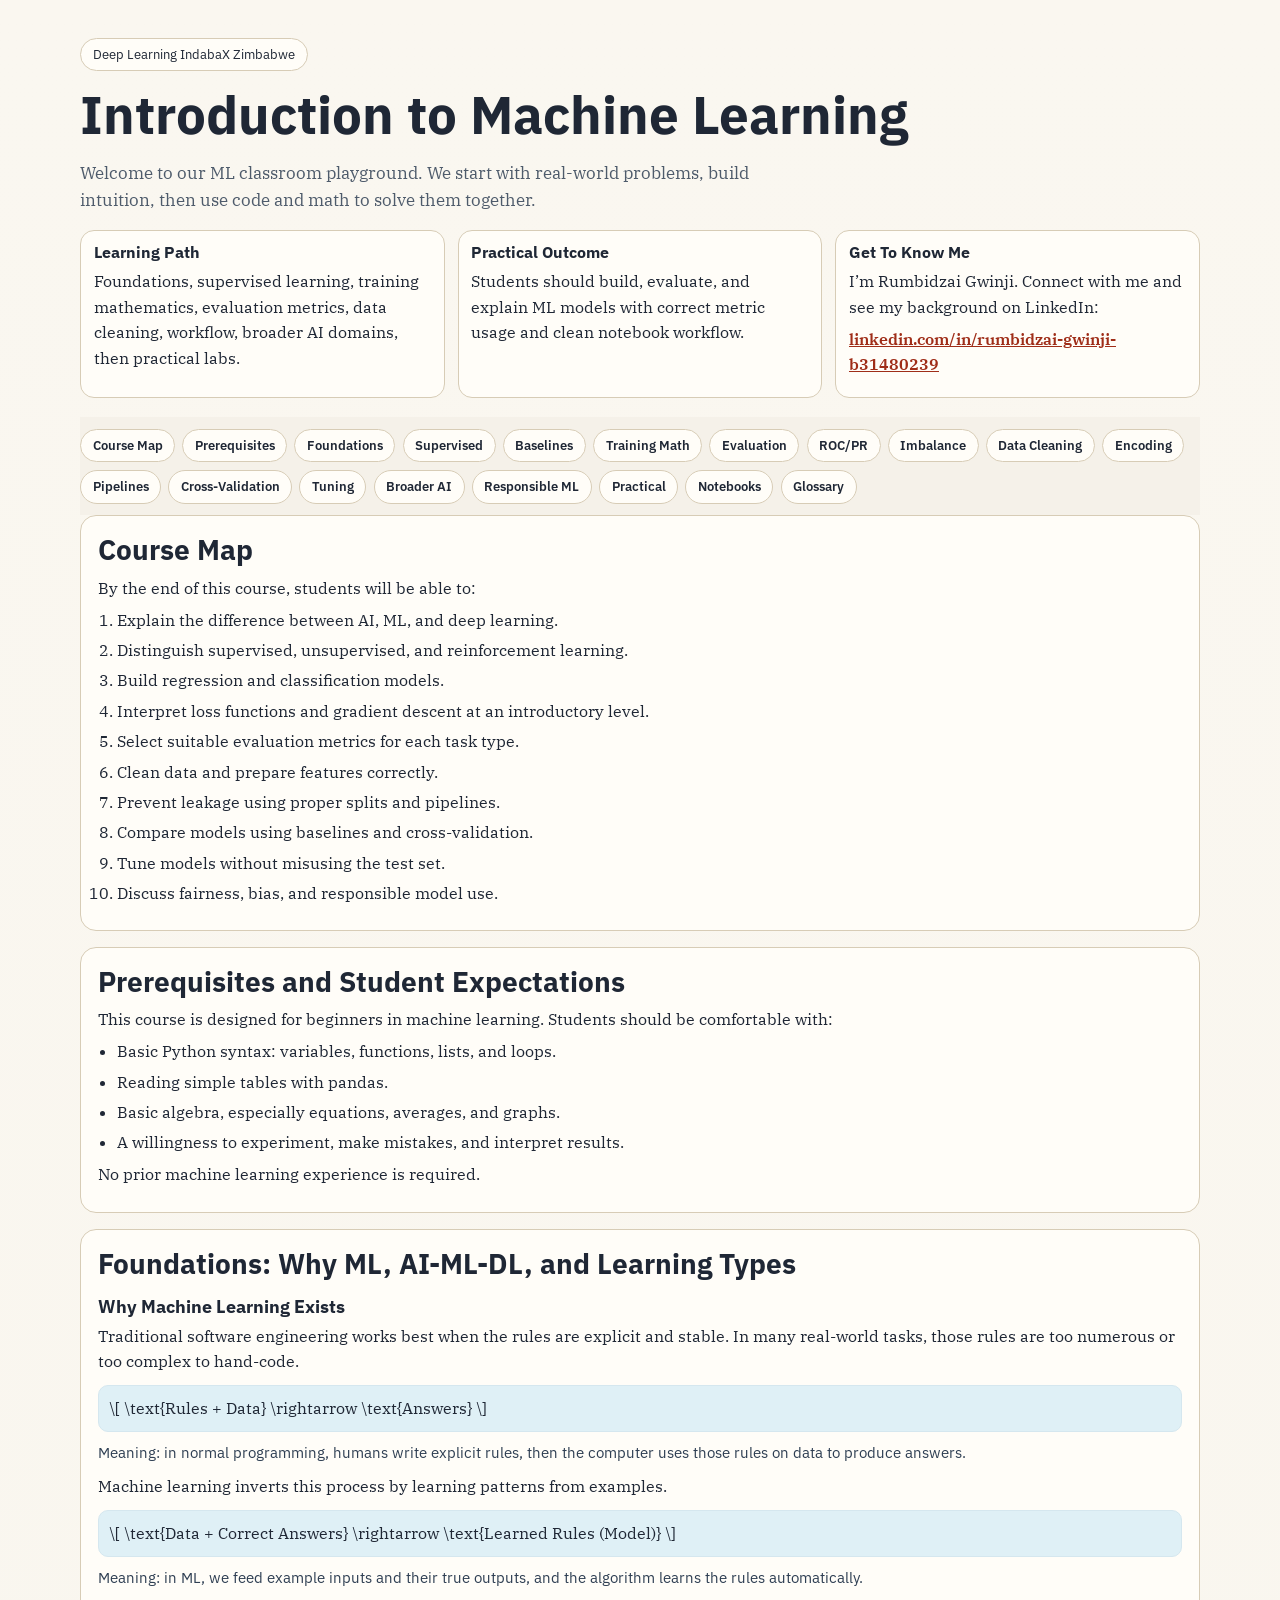
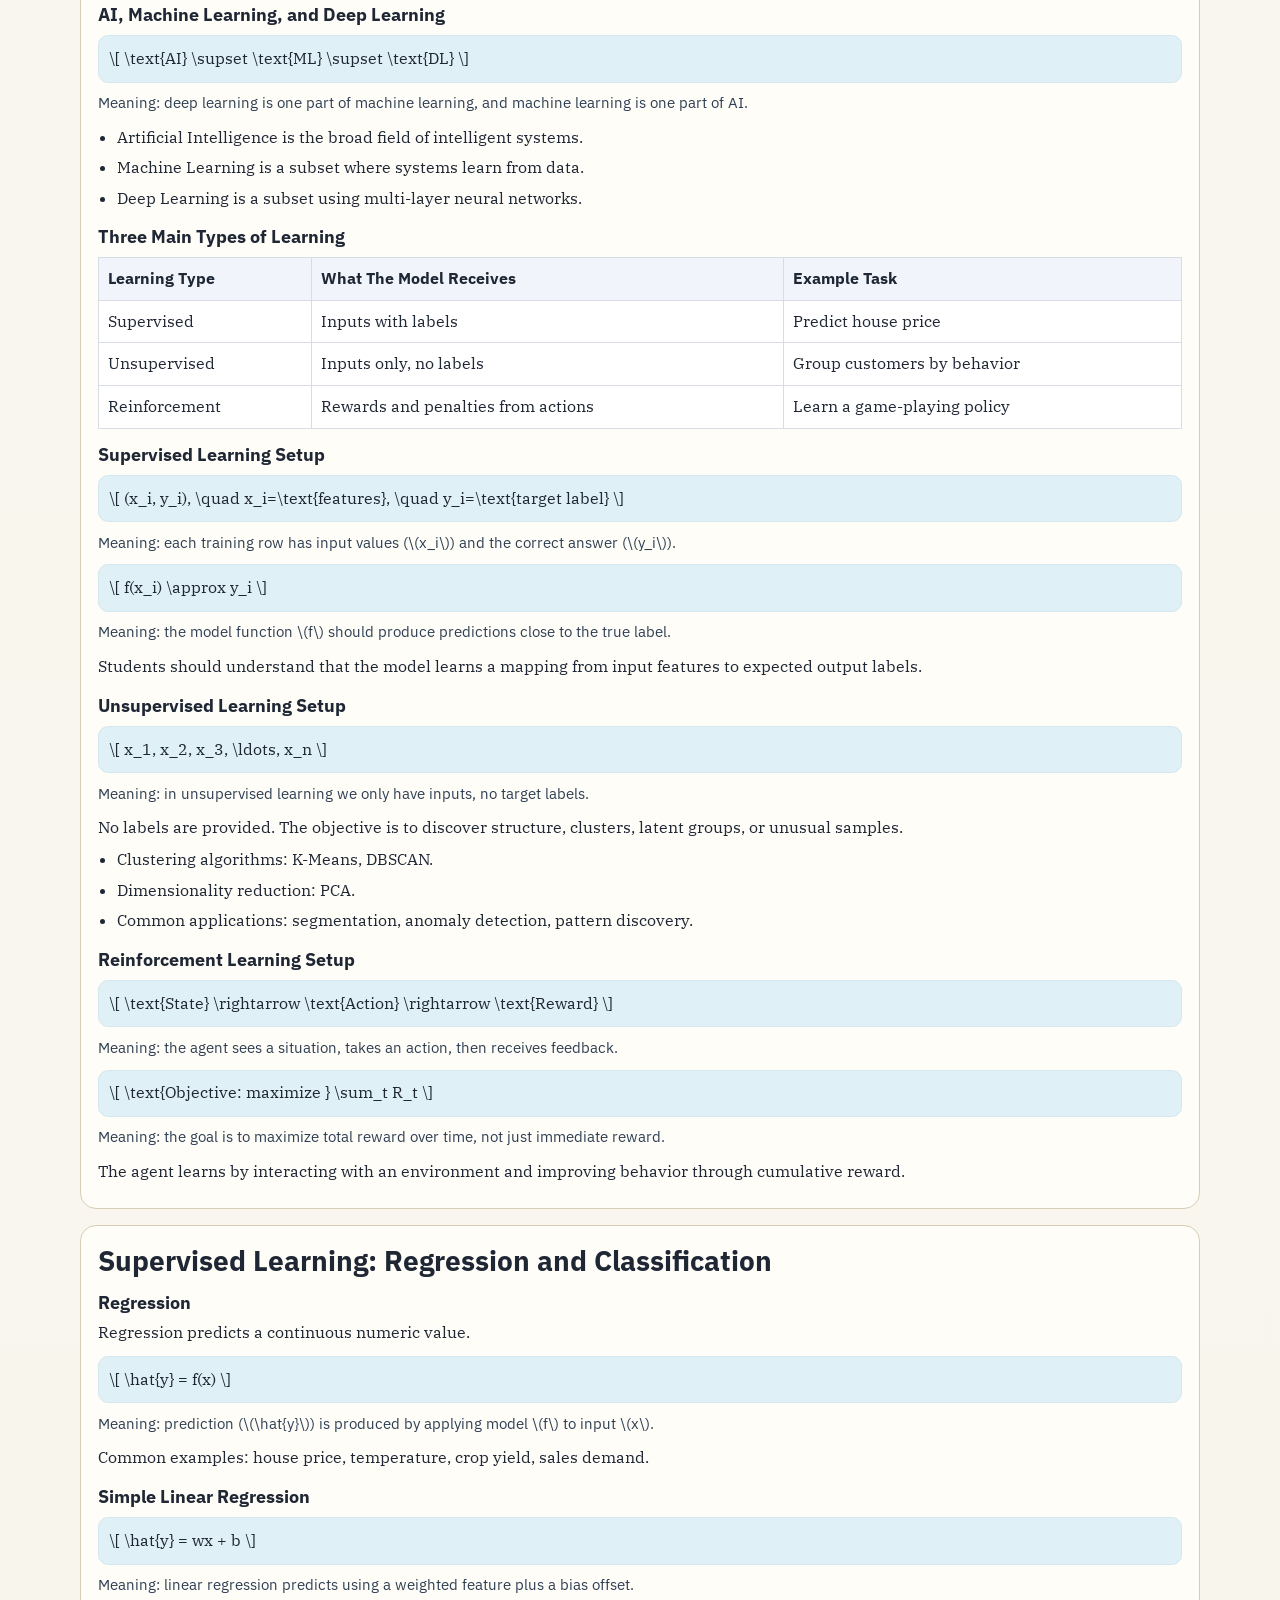
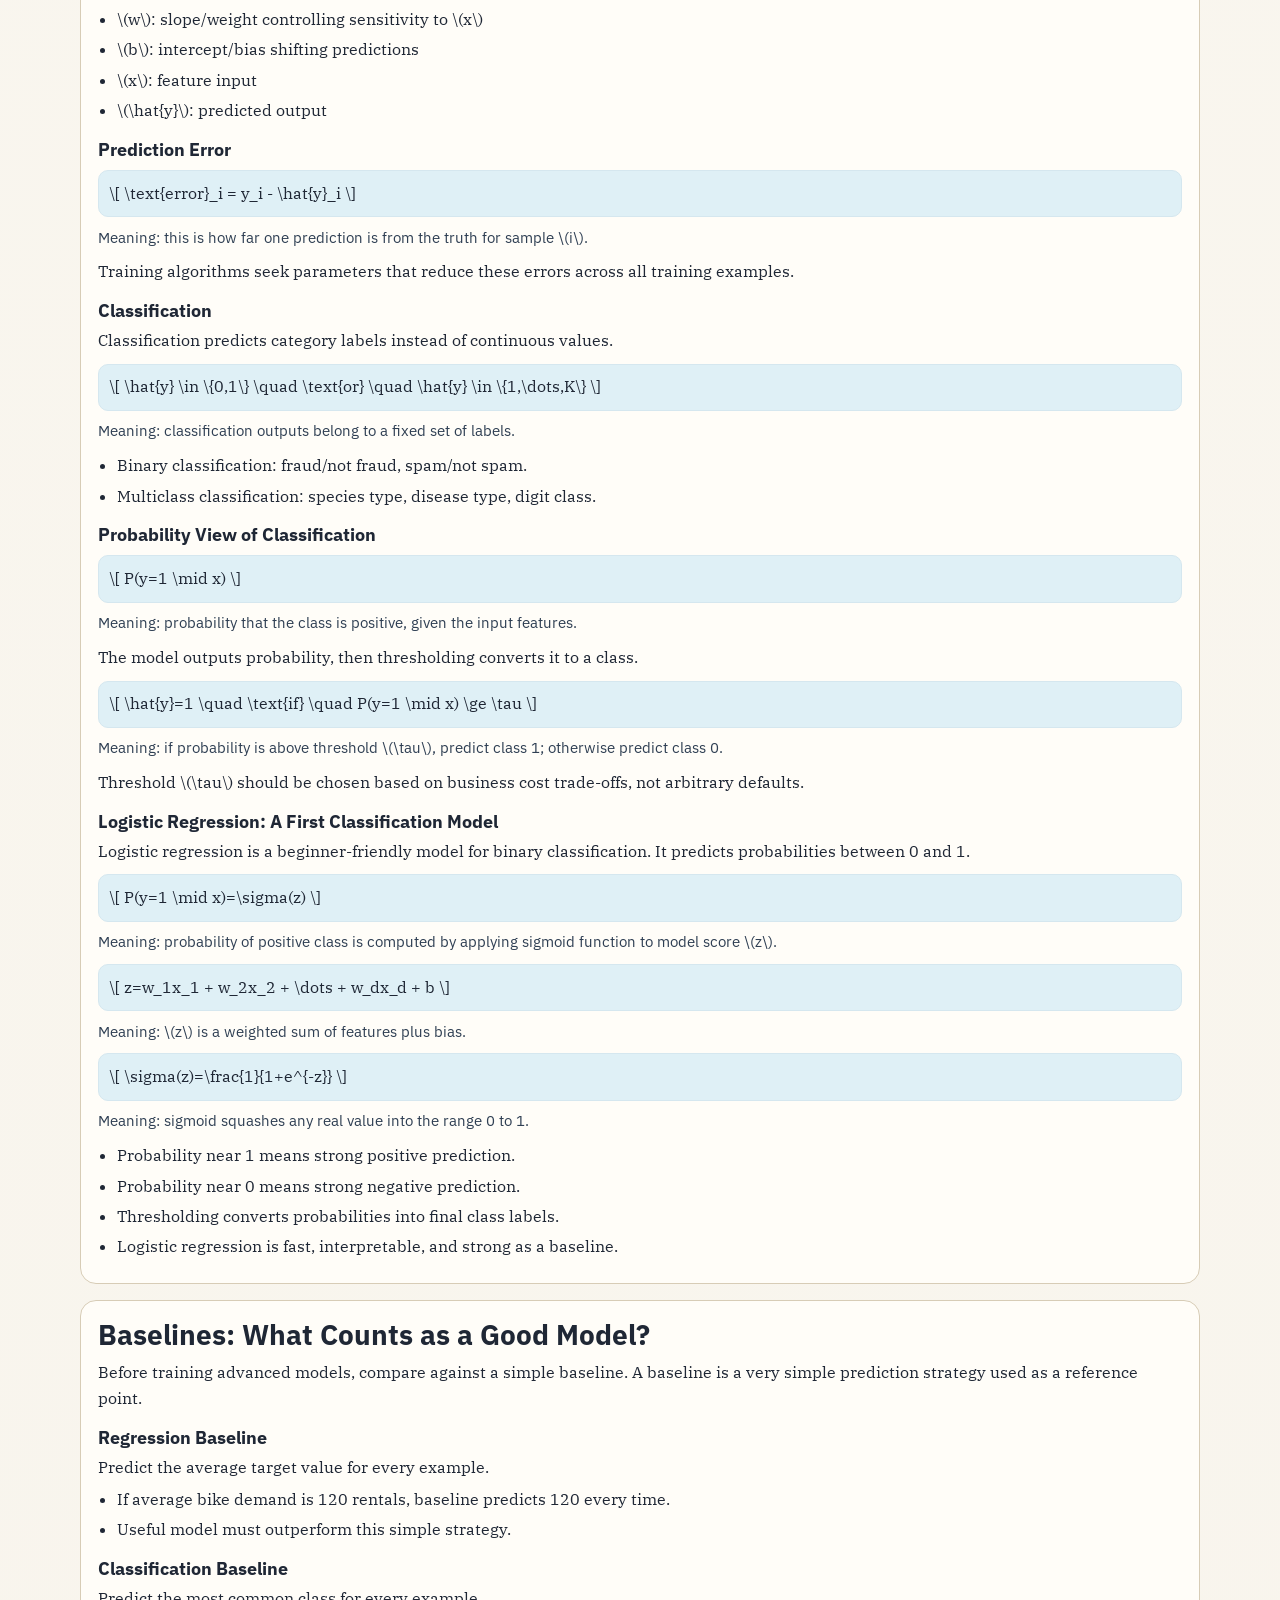
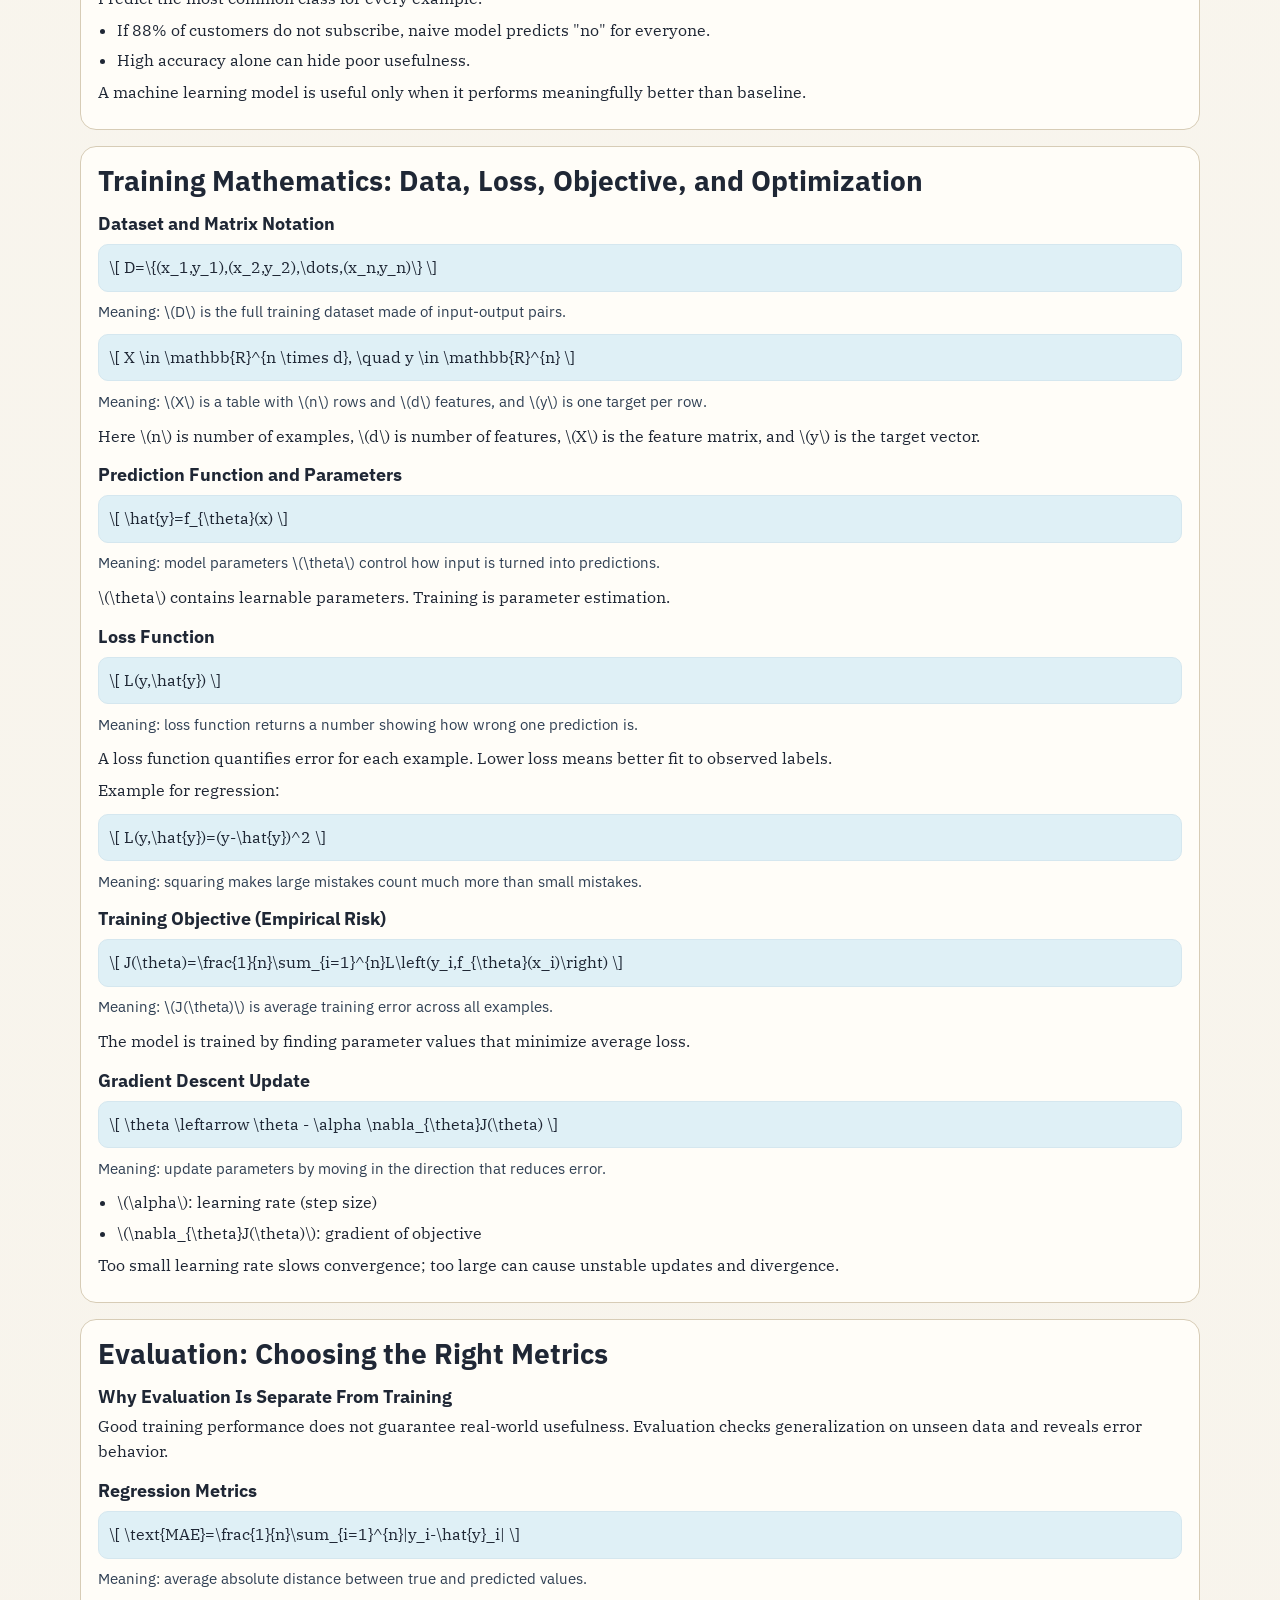
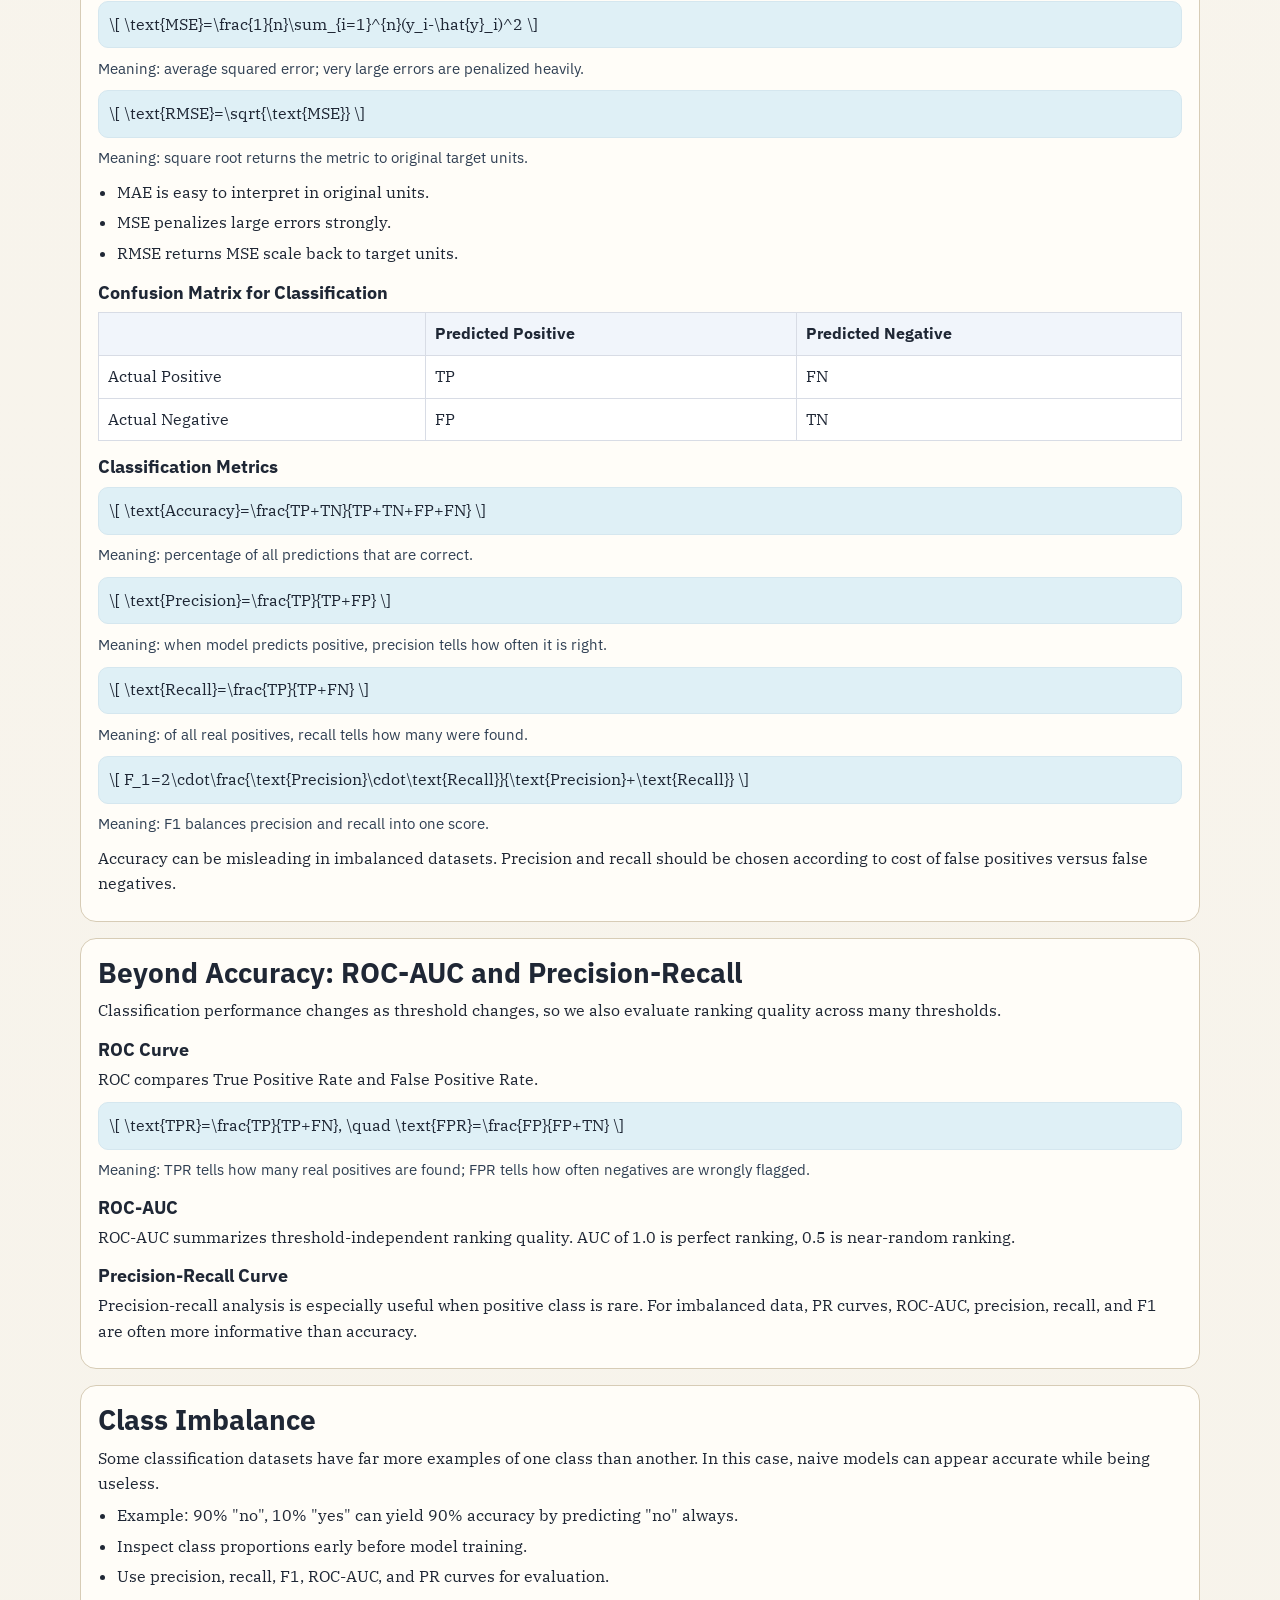
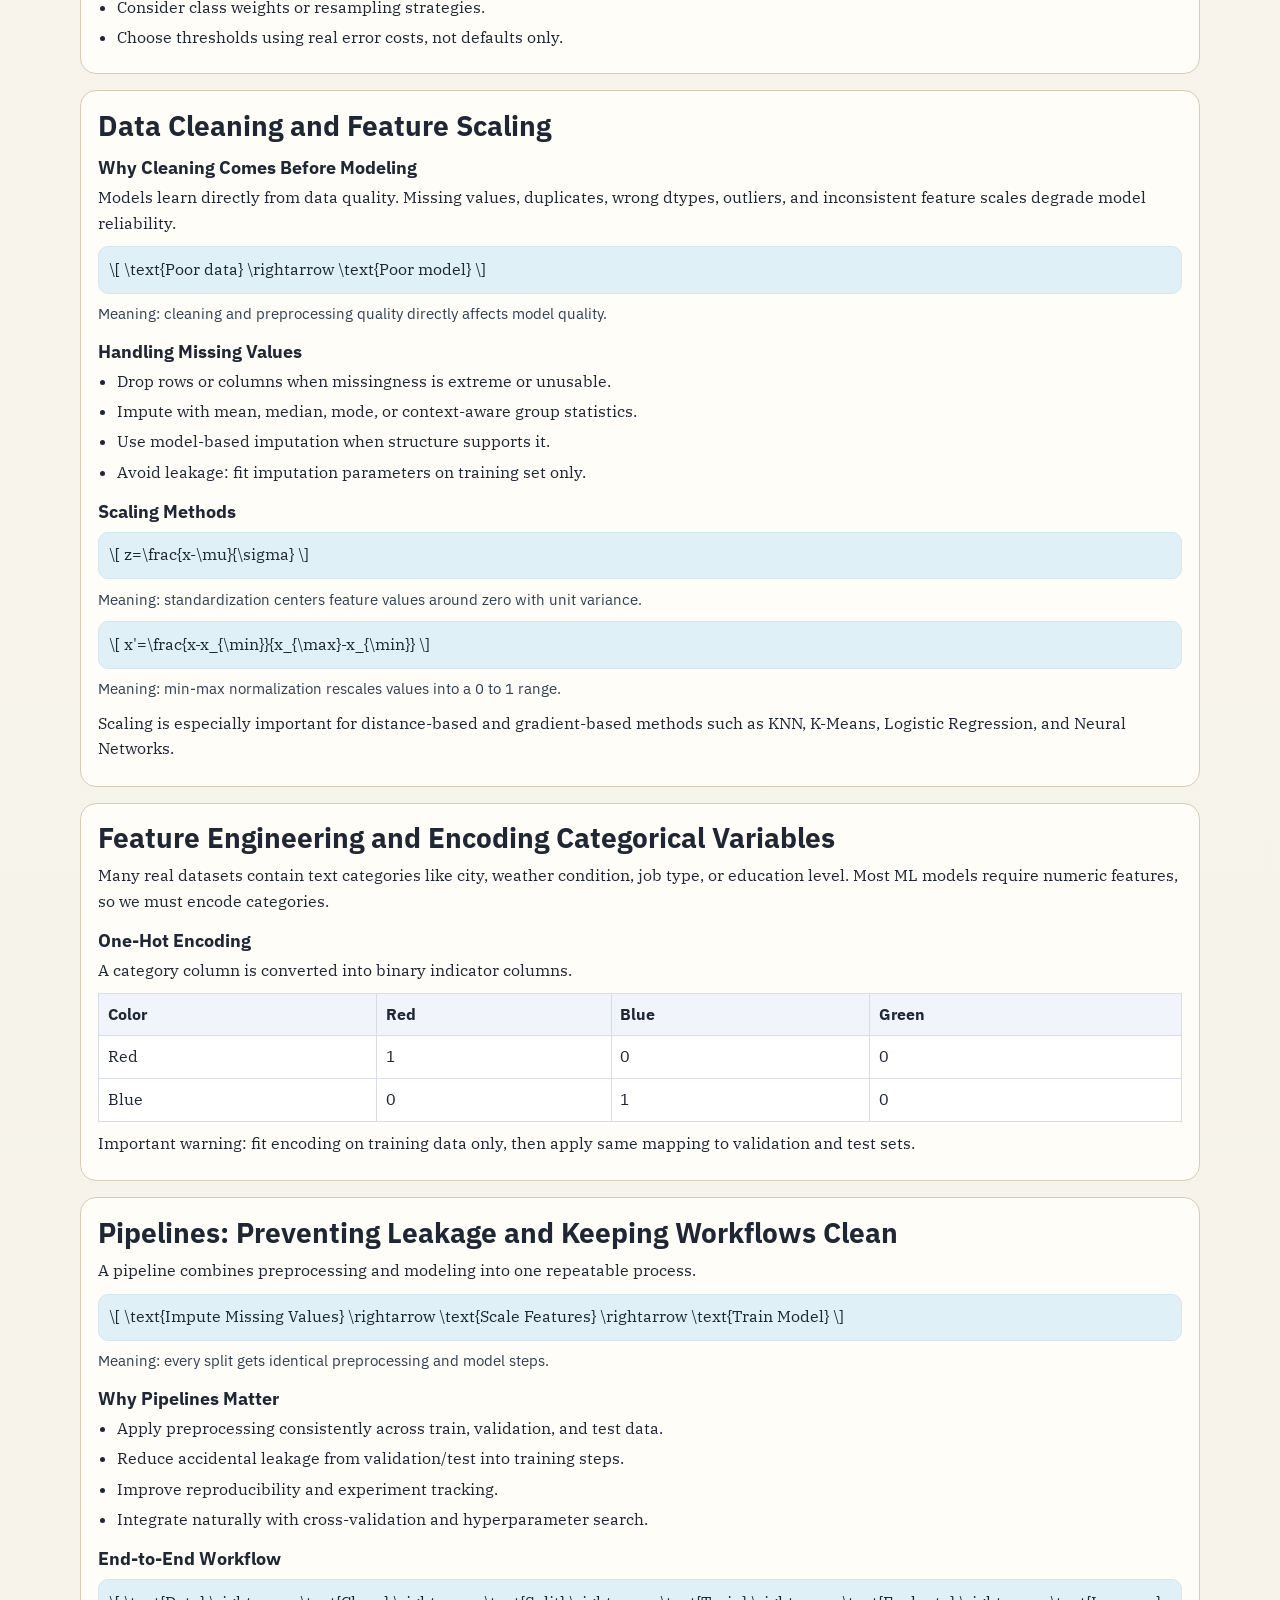
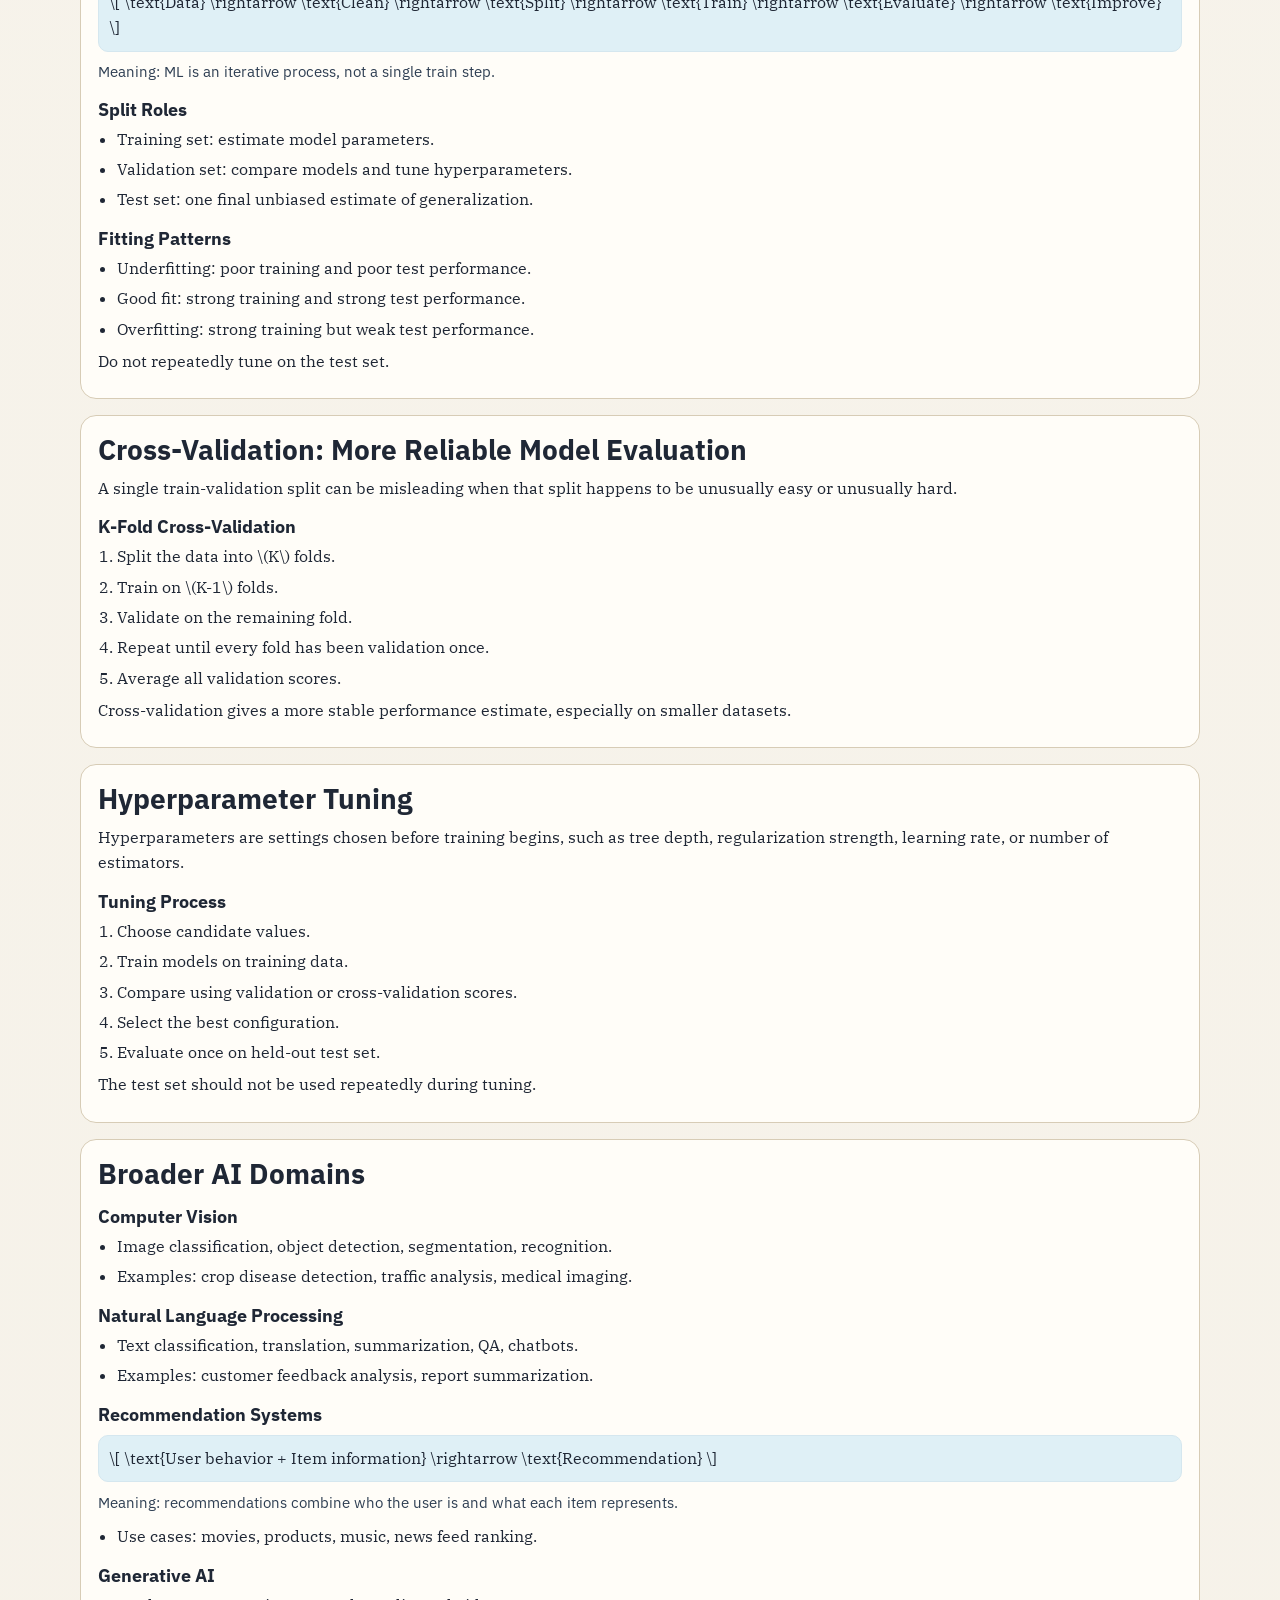
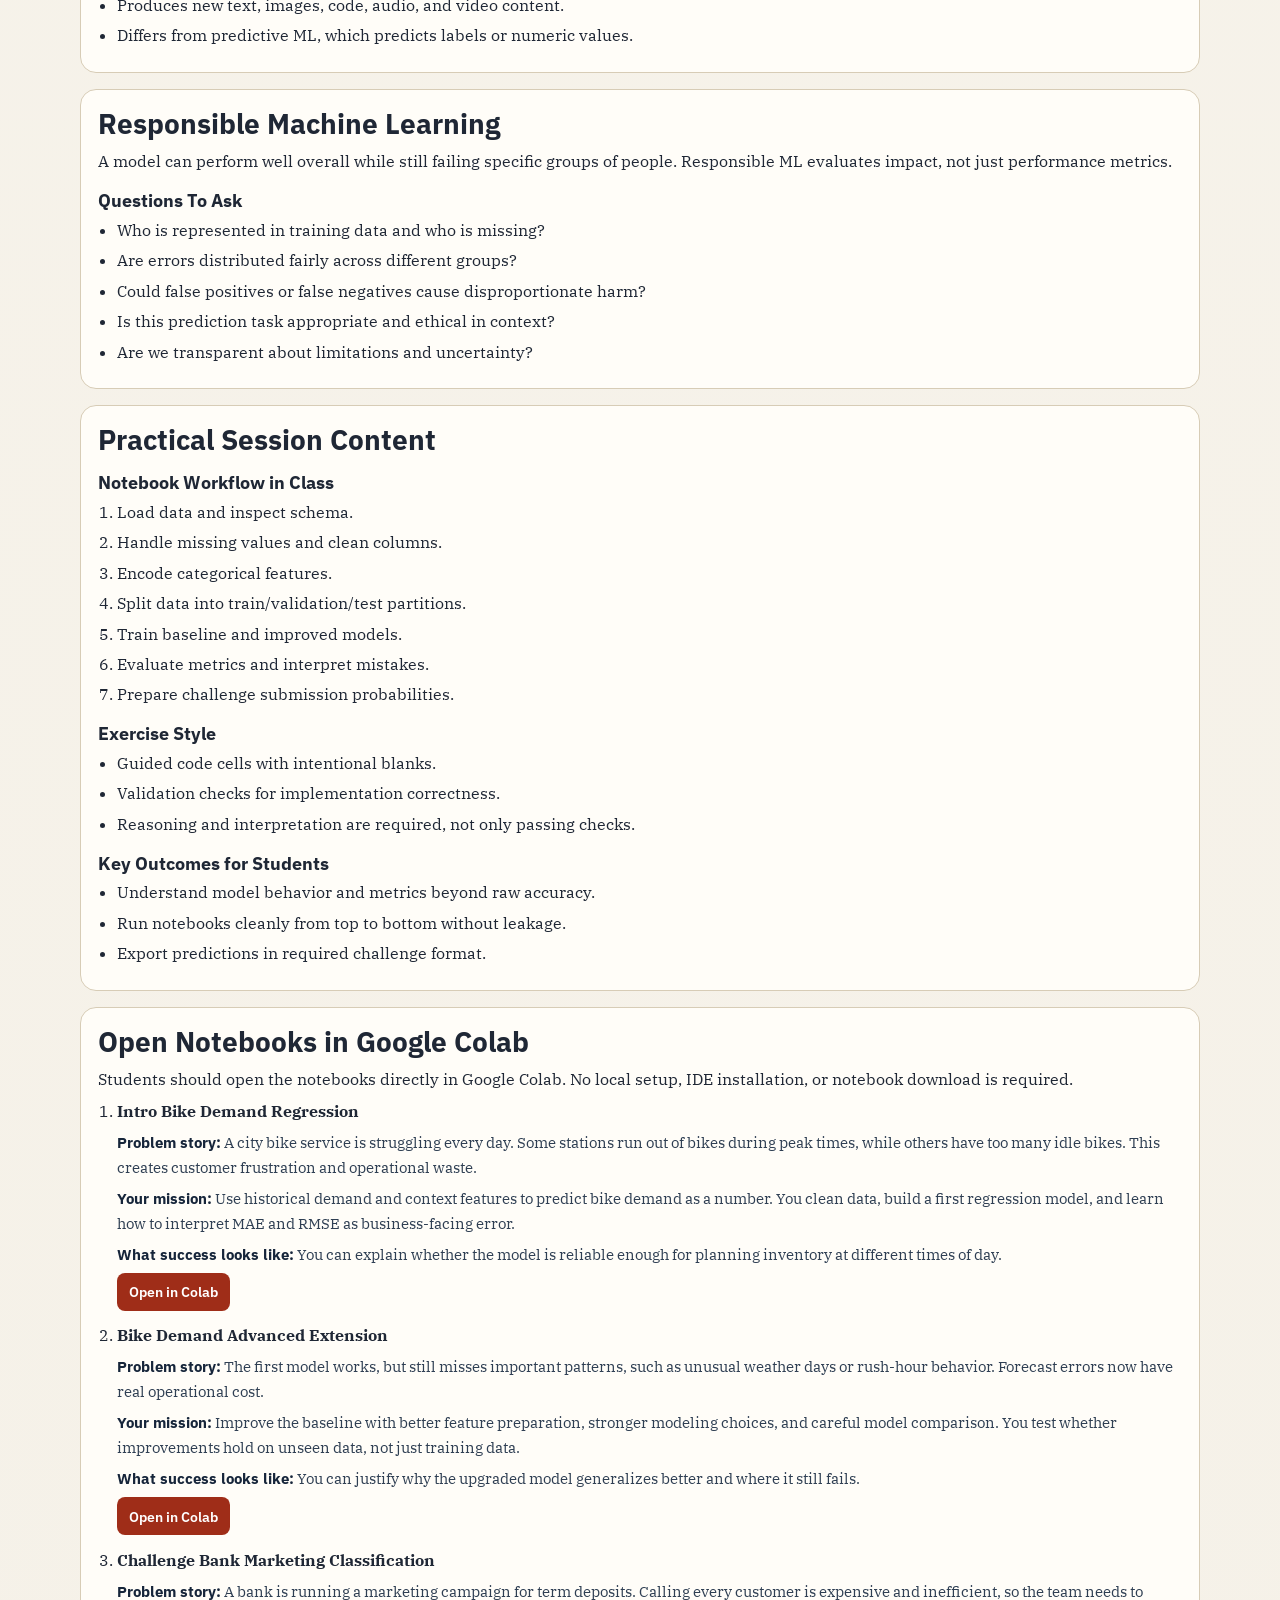
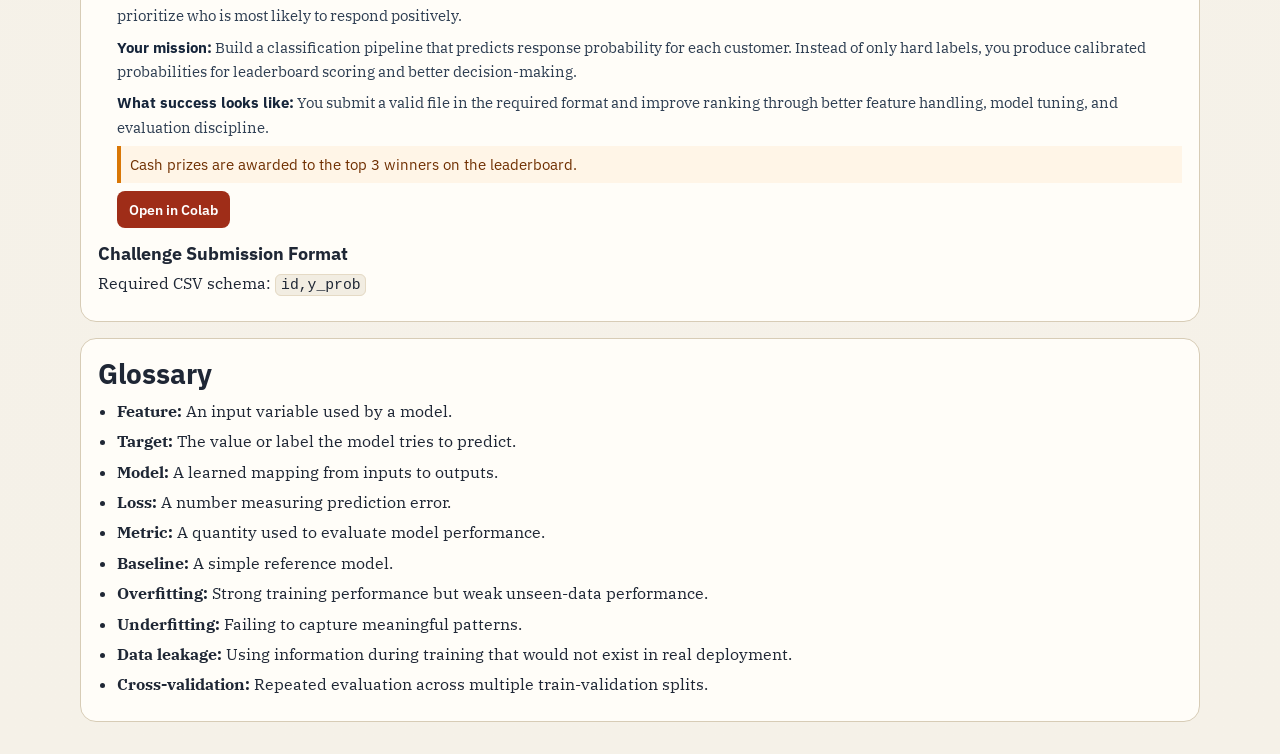
<file: index.html>
<!doctype html>
<html lang="en">
  <head>
    <meta charset="UTF-8" />
    <meta name="viewport" content="width=device-width, initial-scale=1.0" />
    <title>Introduction to ML</title>
    <meta http-equiv="refresh" content="0; url=./docs/" />
    <script>
      window.location.replace("./docs/");
    </script>
    <style>
      body {
        margin: 0;
        font-family: Arial, sans-serif;
        display: grid;
        place-items: center;
        min-height: 100vh;
        background: #f5f5f5;
        color: #222;
      }
      a {
        color: #0057b8;
      }
    </style>
  </head>
  <body>
    <p>Redirecting to course website. <a href="./docs/">Open manually</a>.</p>
  </body>
</html>
</file>
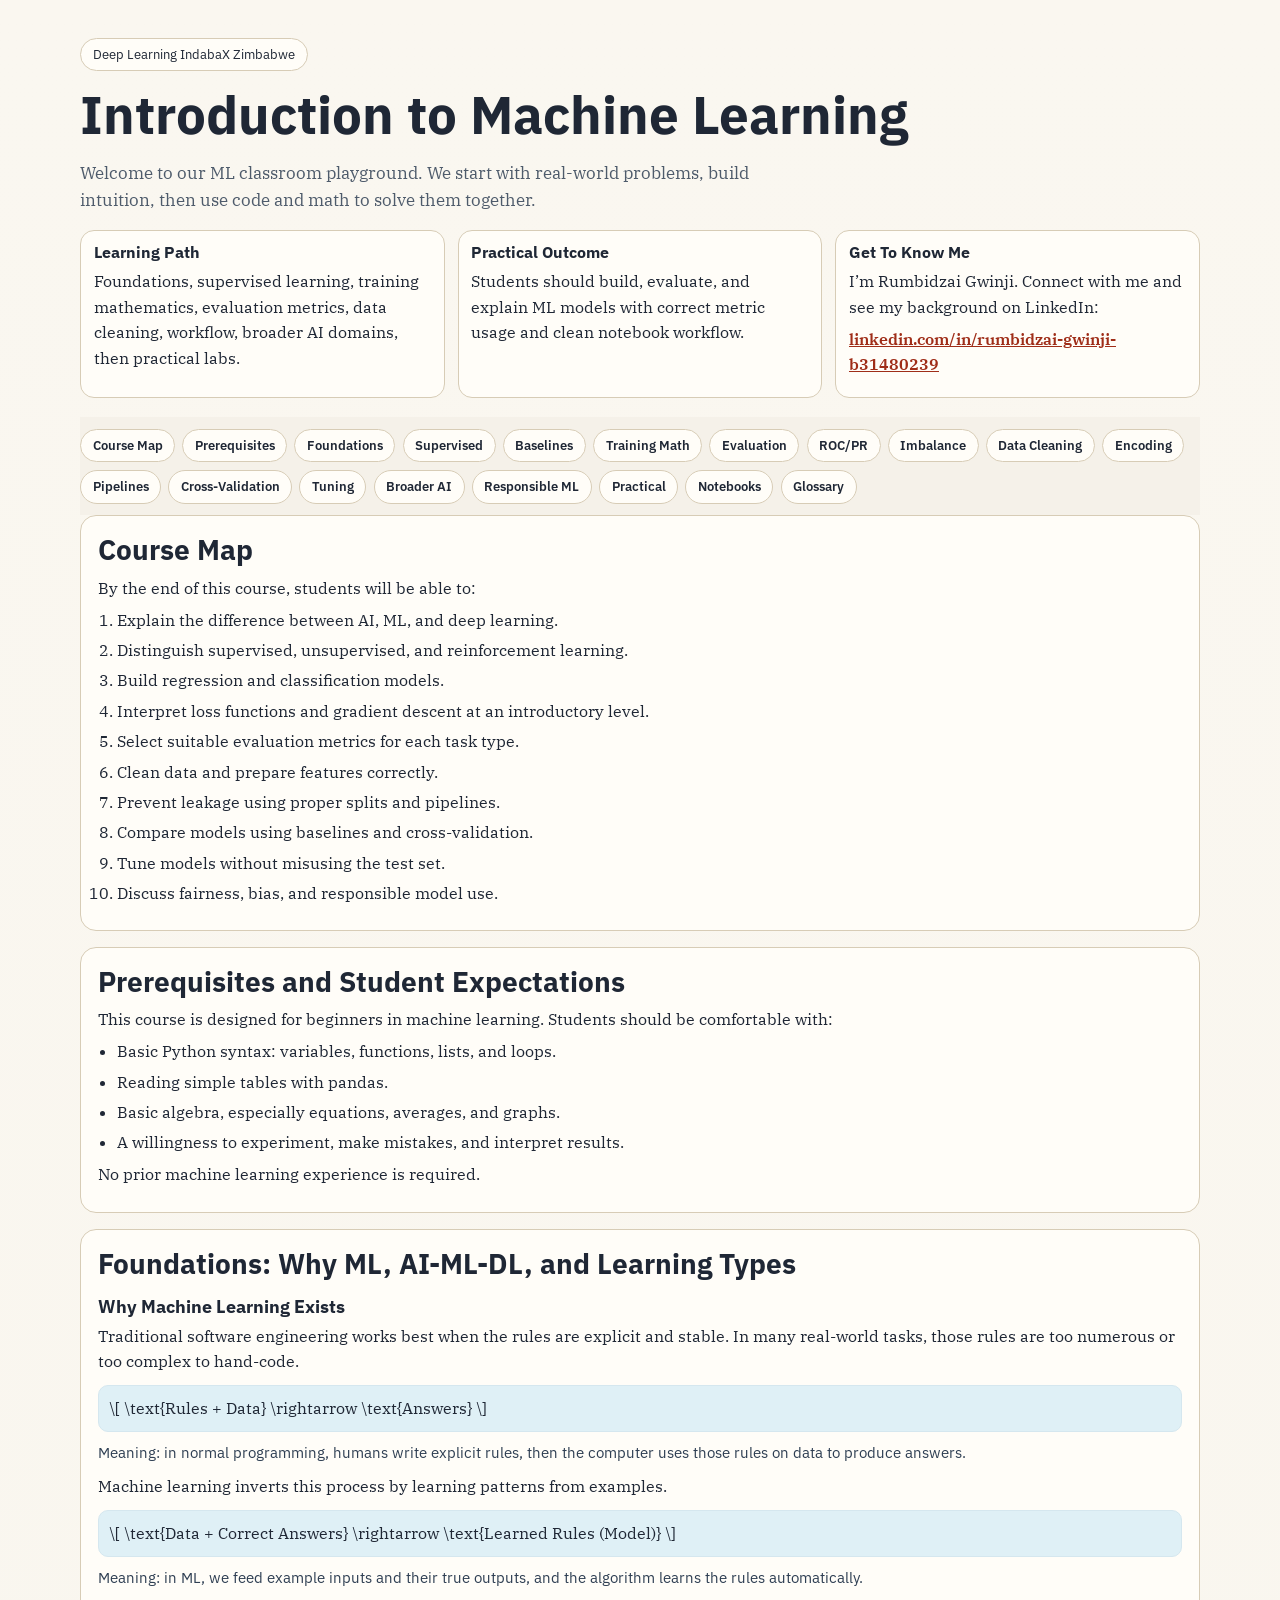
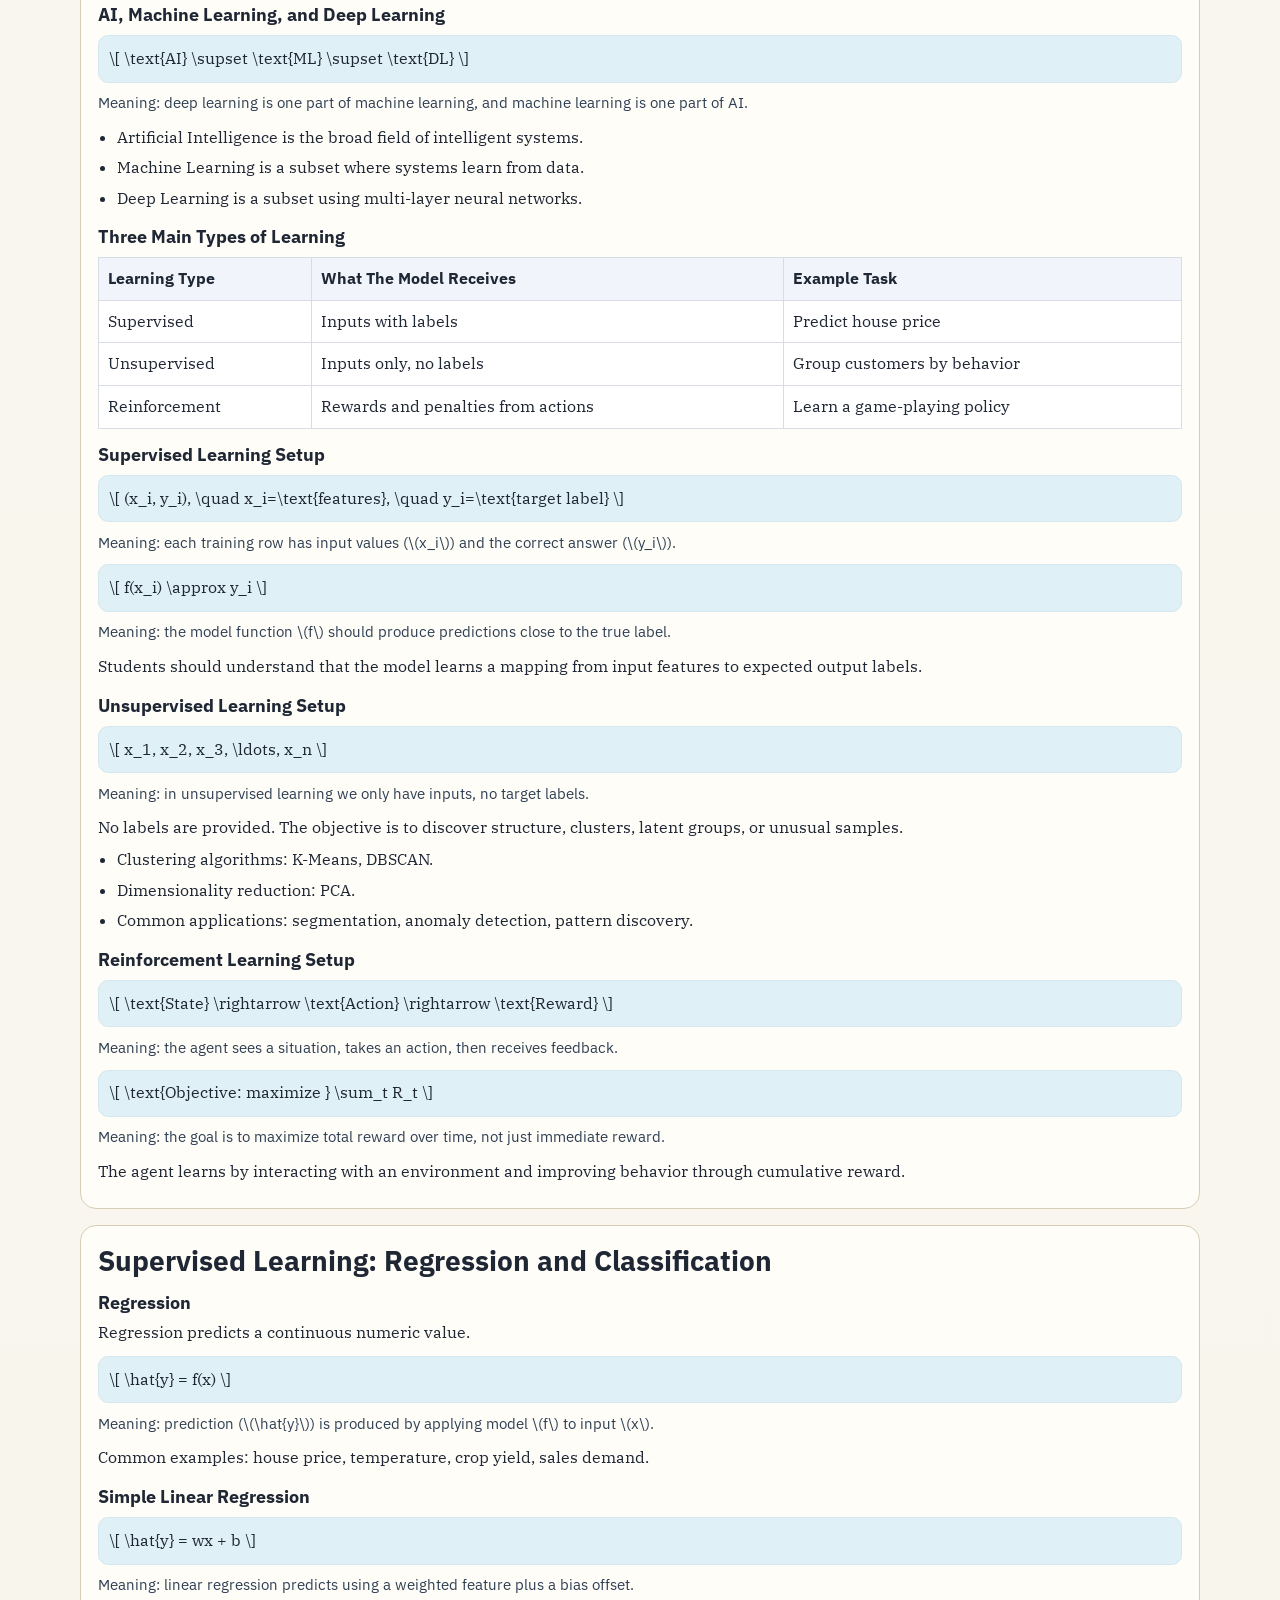
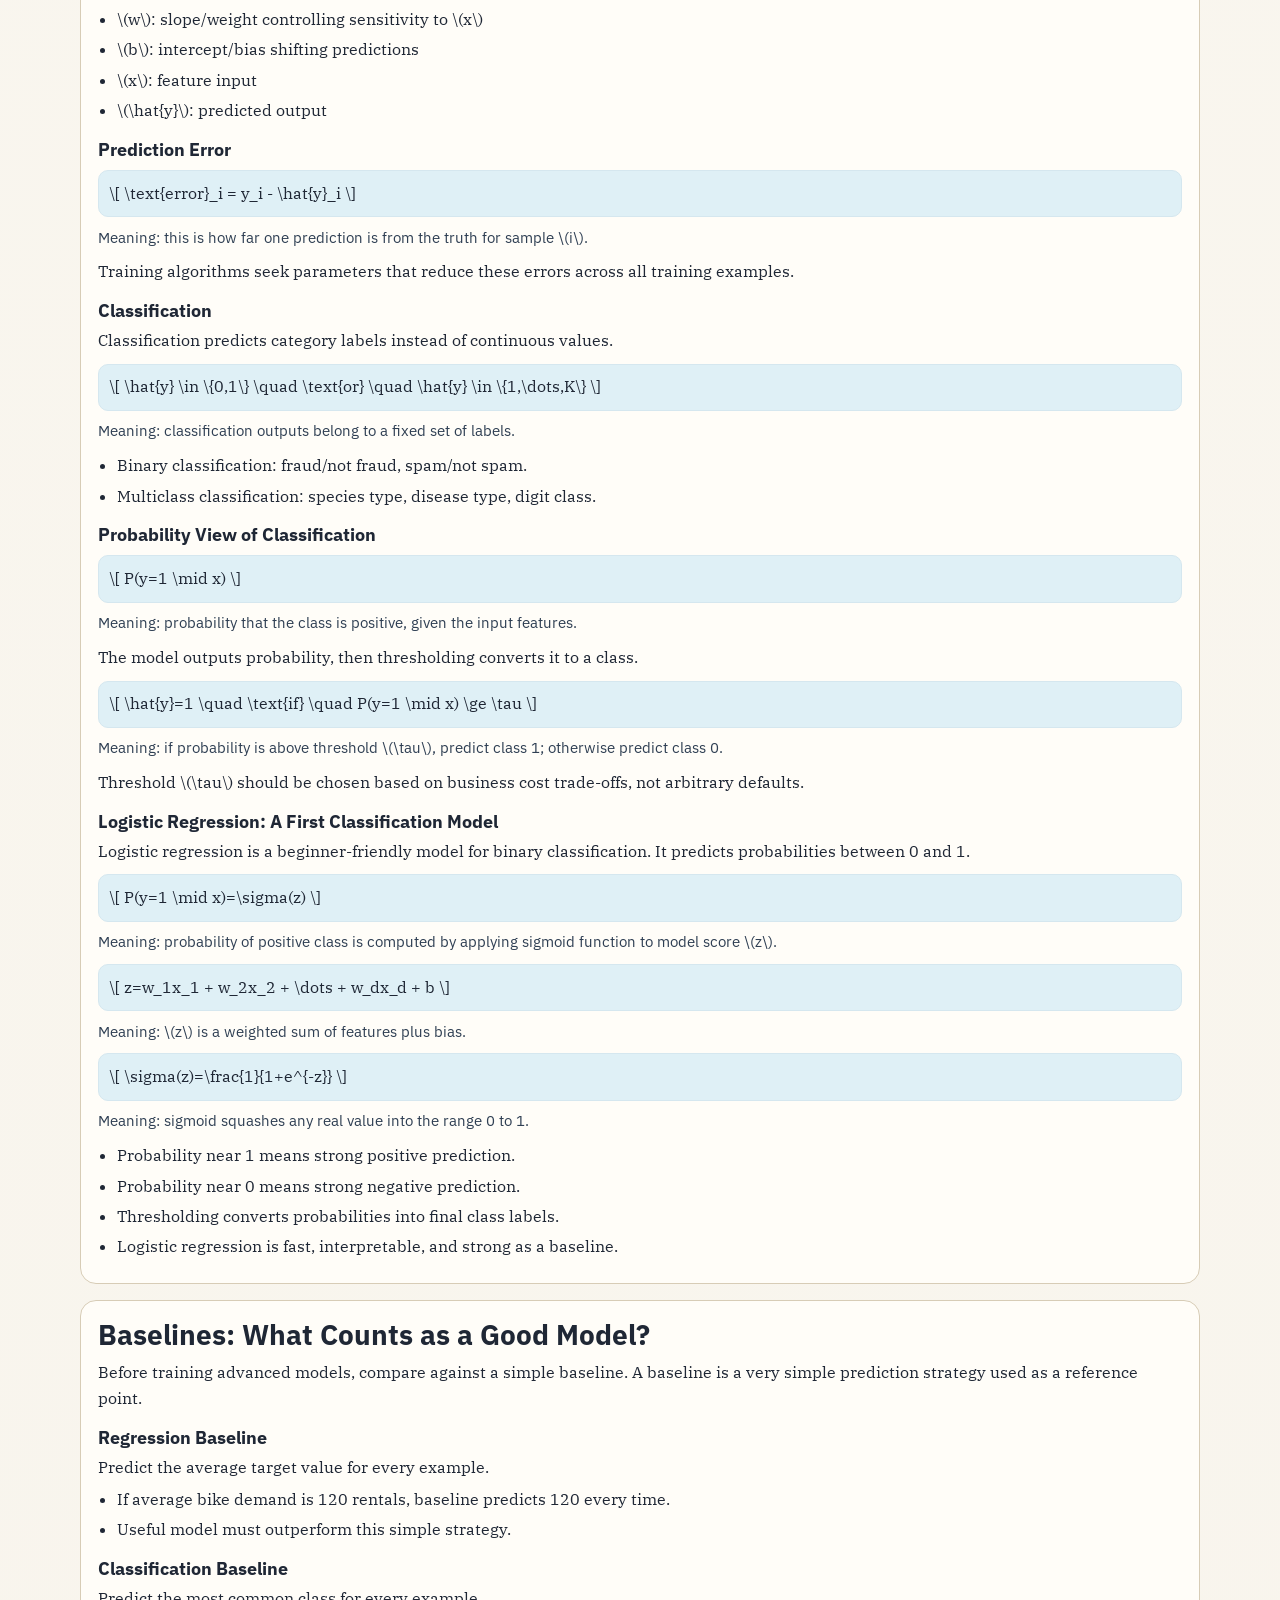
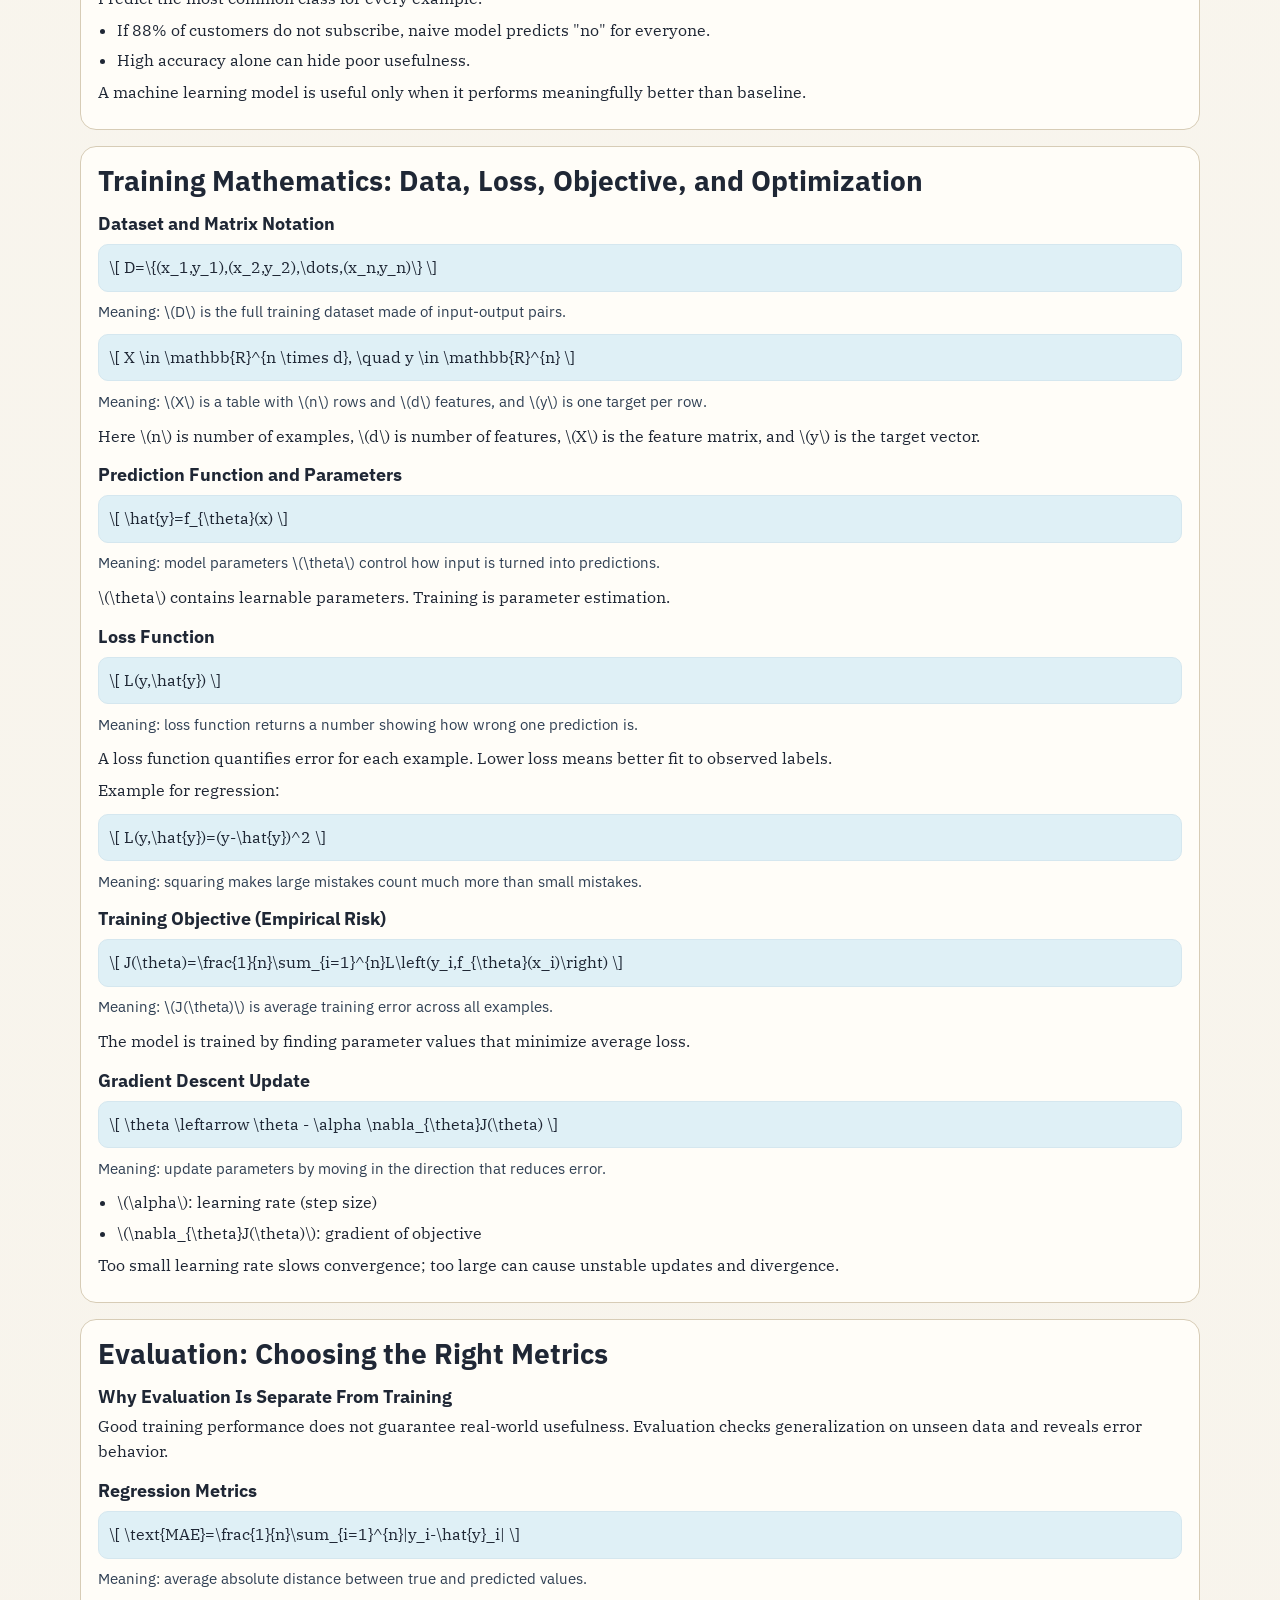
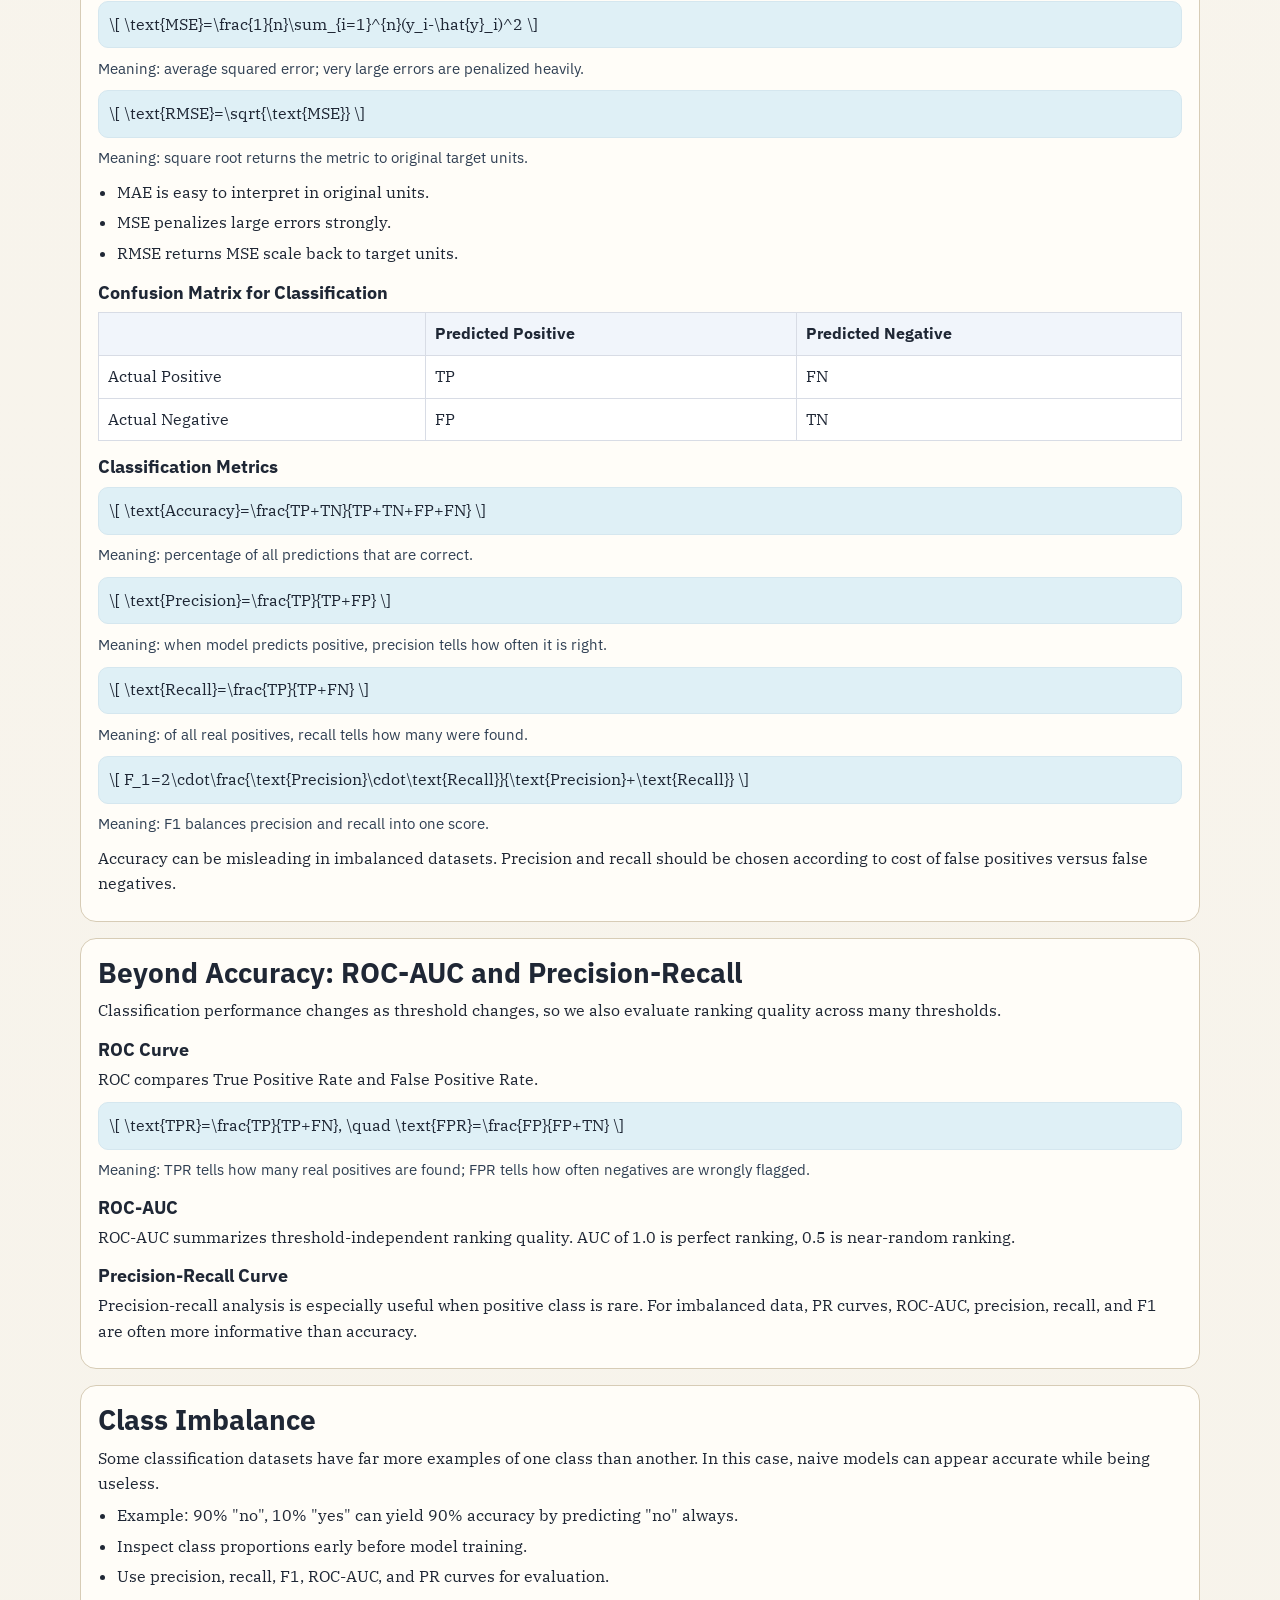
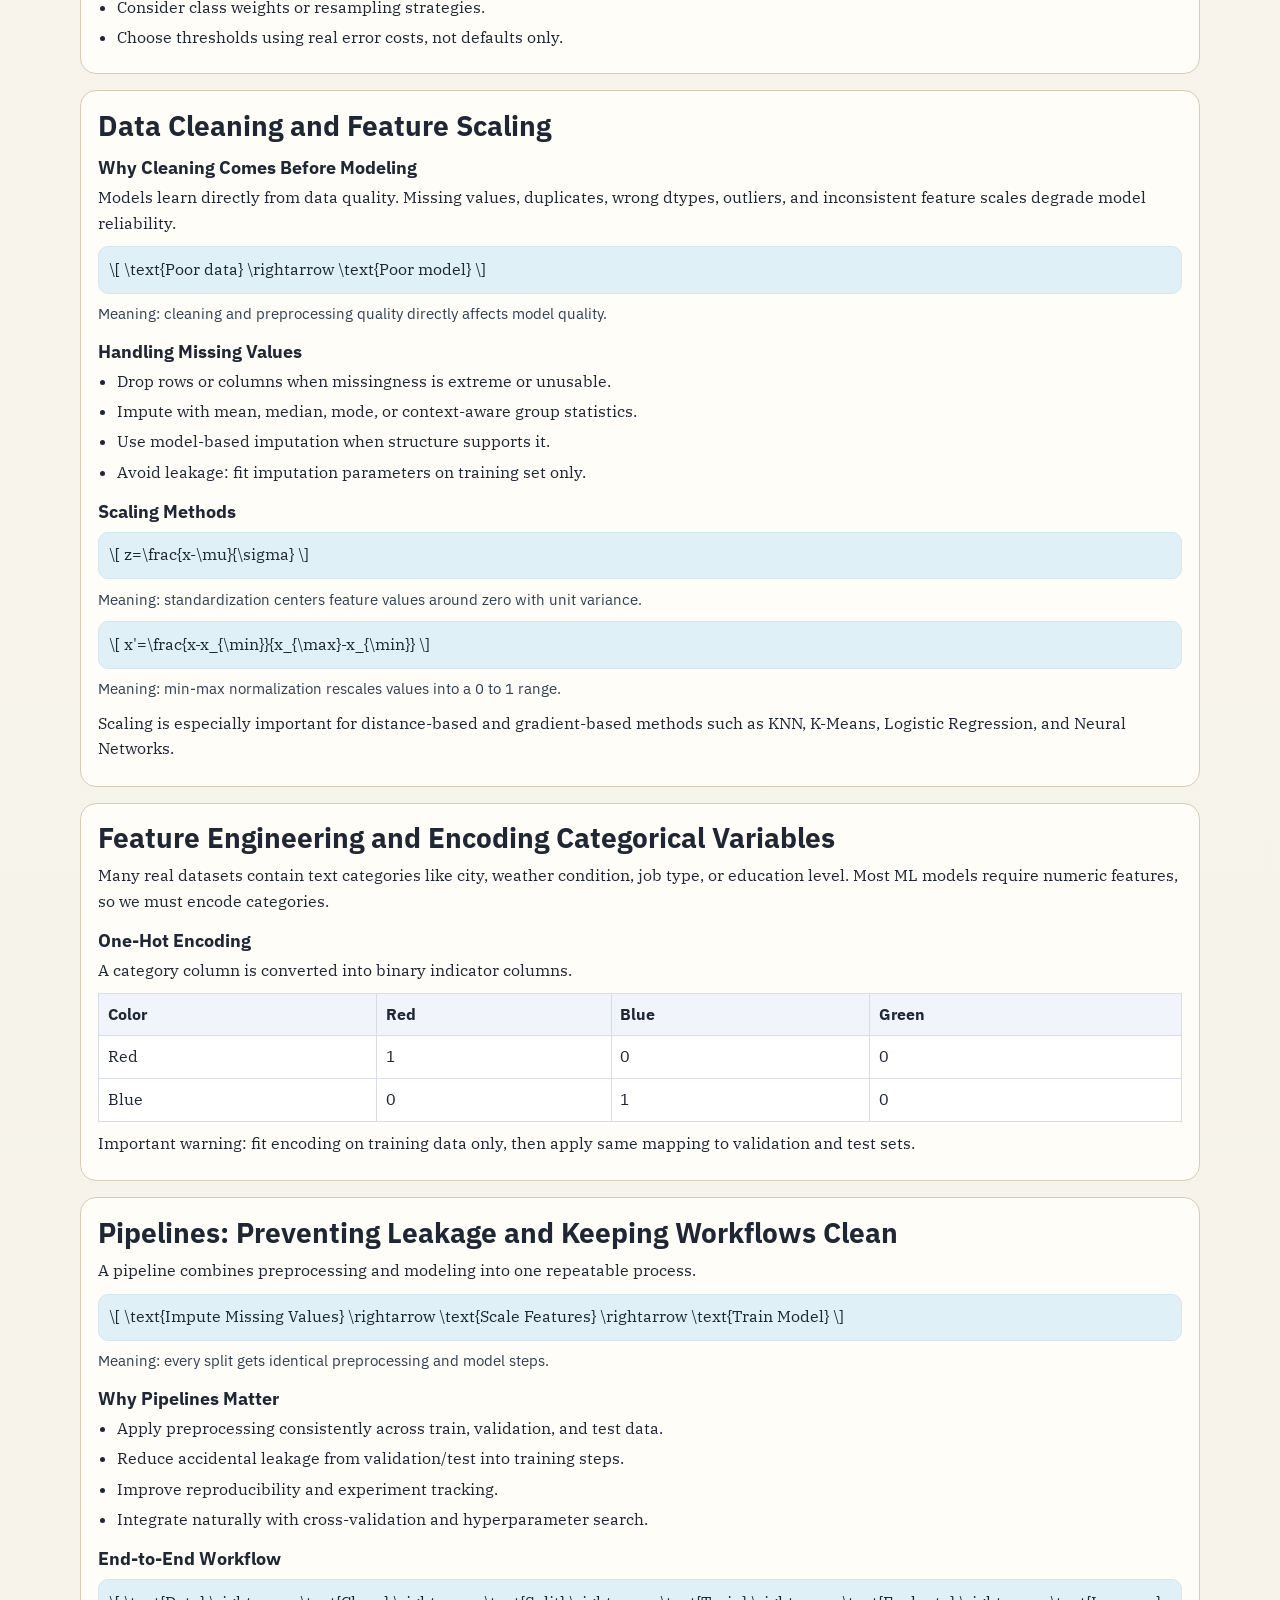
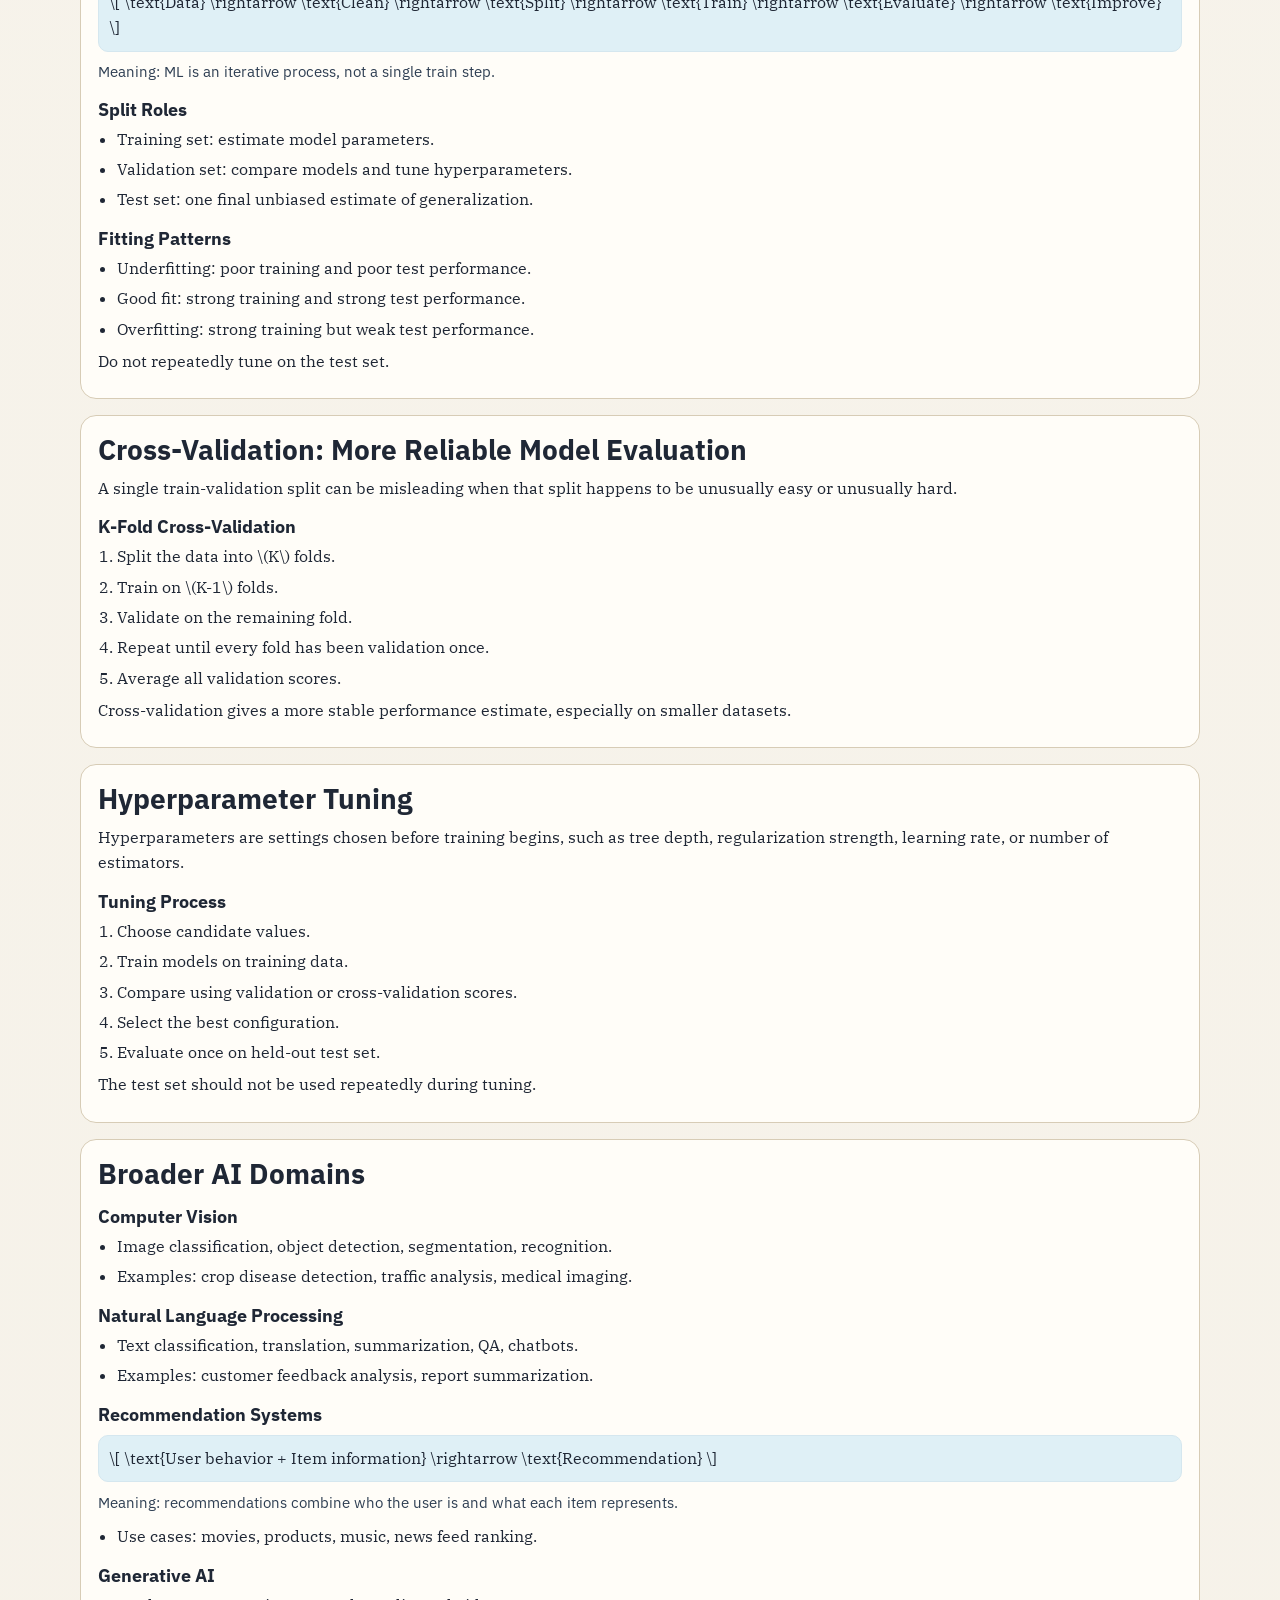
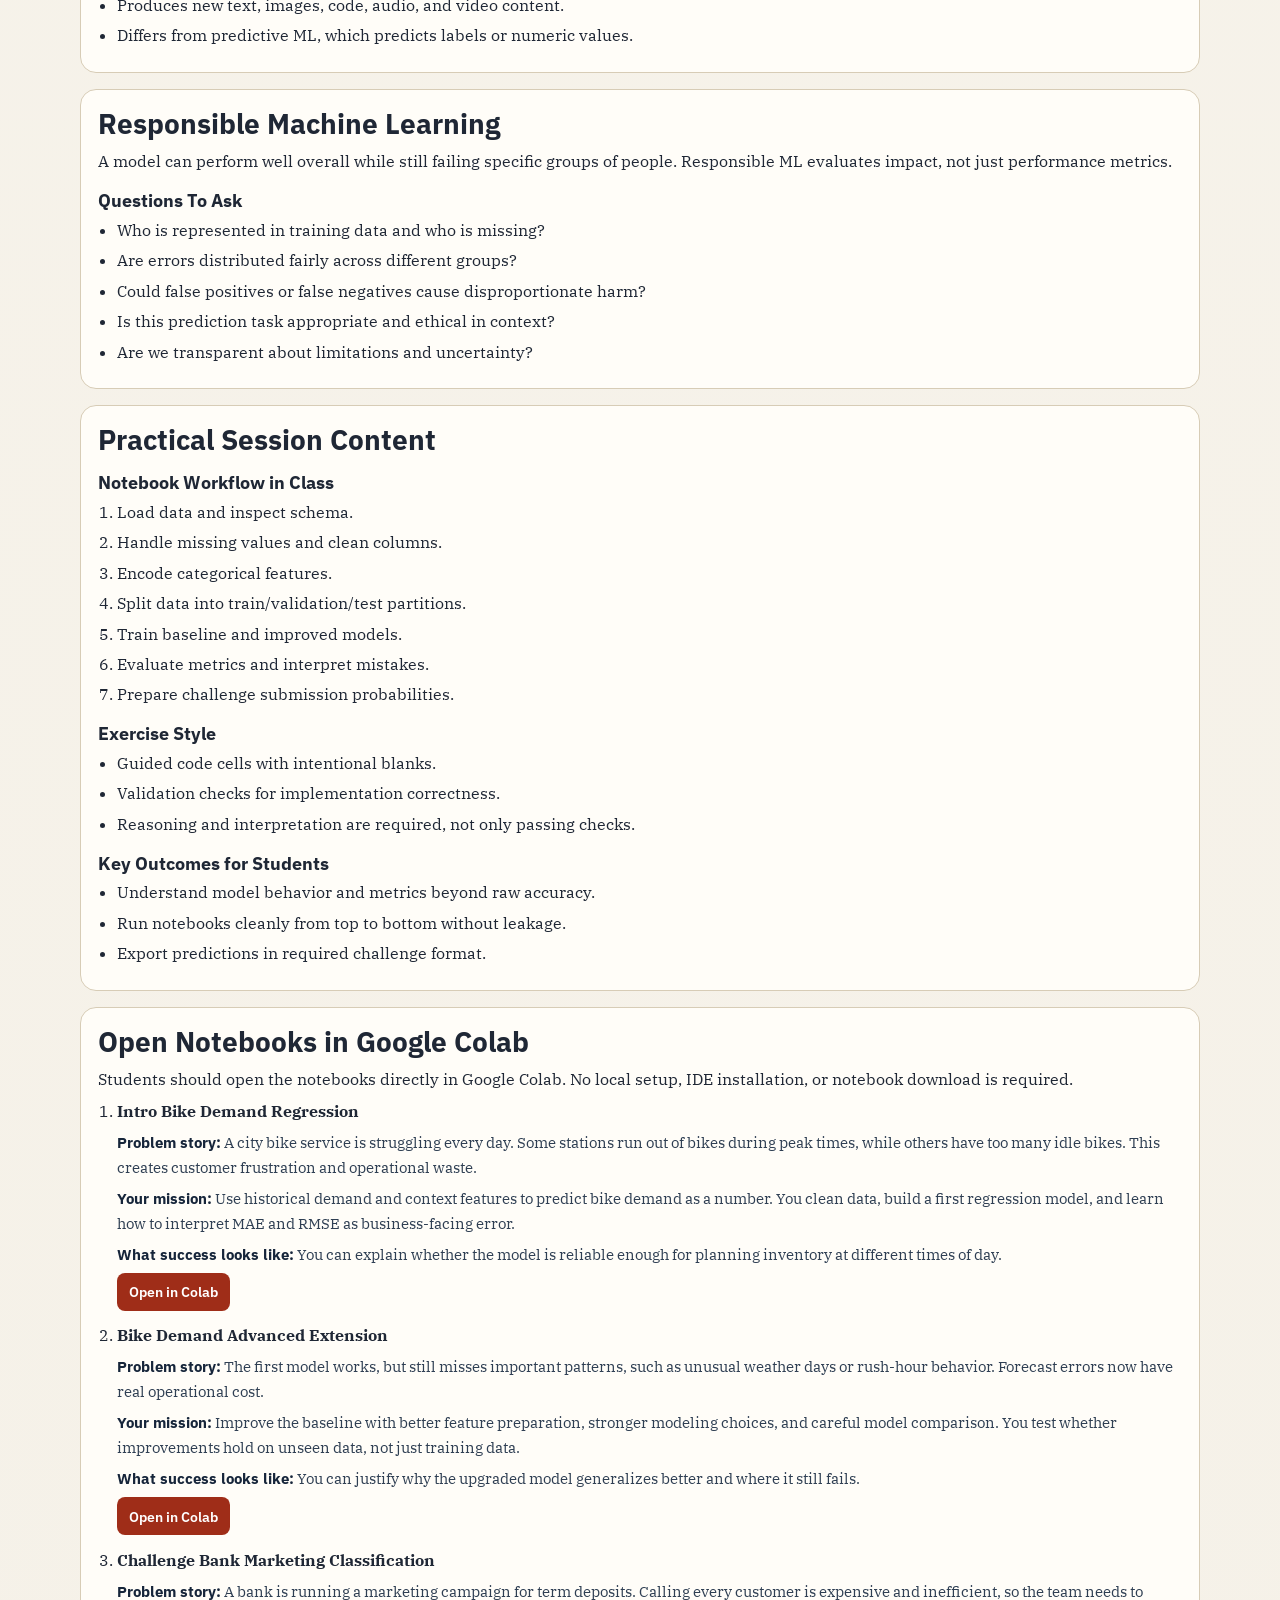
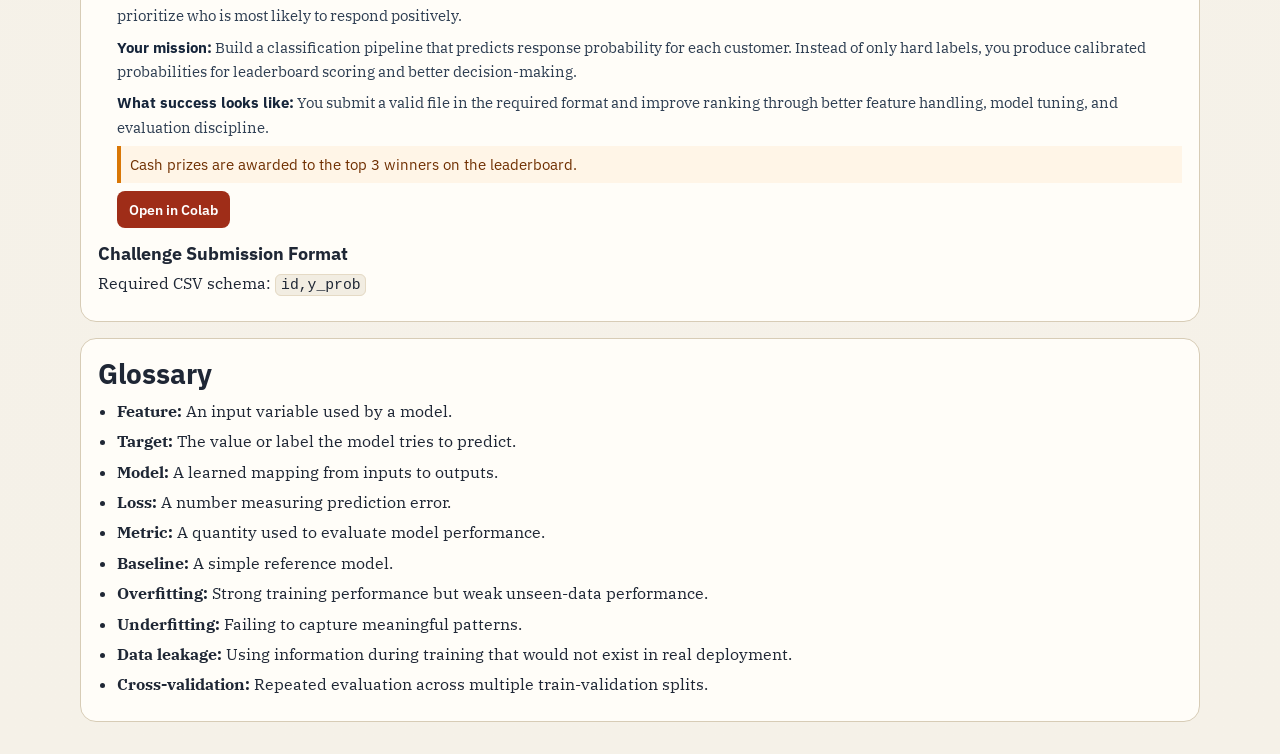
<file: docs/index.html>
<!doctype html>
<html lang="en">
  <head>
    <meta charset="UTF-8" />
    <meta name="viewport" content="width=device-width, initial-scale=1.0" />
    <title>Introduction to Machine Learning | Course Teaching Site</title>
    <link rel="preconnect" href="https://fonts.googleapis.com" />
    <link rel="preconnect" href="https://fonts.gstatic.com" crossorigin />
    <link
      href="https://fonts.googleapis.com/css2?family=IBM+Plex+Sans:wght@400;500;600;700&family=IBM+Plex+Serif:wght@400;600&display=swap"
      rel="stylesheet"
    />
    <link rel="stylesheet" href="./styles.css" />
    <script>
      window.MathJax = {
        tex: {
          inlineMath: [["\\(", "\\)"], ["$", "$"]],
          displayMath: [["\\[", "\\]"]]
        },
        options: {
          skipHtmlTags: ["script", "noscript", "style", "textarea", "pre", "code"]
        }
      };
    </script>
  </head>
  <body>
    <header class="hero">
      <p class="tag">Deep Learning IndabaX Zimbabwe</p>
      <h1>Introduction to Machine Learning</h1>
      <p class="lead">
        Welcome to our ML classroom playground. We start with real-world problems,
        build intuition, then use code and math to solve them together.
      </p>
      <div class="hero-grid">
        <article class="hero-card">
          <h2>Learning Path</h2>
          <p>
            Foundations, supervised learning, training mathematics, evaluation
            metrics, data cleaning, workflow, broader AI domains, then practical labs.
          </p>
        </article>
        <article class="hero-card">
          <h2>Practical Outcome</h2>
          <p>
            Students should build, evaluate, and explain ML models with correct metric
            usage and clean notebook workflow.
          </p>
        </article>
        <article class="hero-card">
          <h2>Get To Know Me</h2>
          <p>
            I’m Rumbidzai Gwinji. Connect with me and see my background on LinkedIn:
          </p>
          <p>
            <a
              href="https://www.linkedin.com/in/rumbidzai-gwinji-b31480239/"
              target="_blank"
              rel="noopener noreferrer"
              >linkedin.com/in/rumbidzai-gwinji-b31480239</a
            >
          </p>
        </article>
      </div>
    </header>

    <nav class="toc" aria-label="Course sections">
      <a href="#course-map">Course Map</a>
      <a href="#prerequisites">Prerequisites</a>
      <a href="#foundations">Foundations</a>
      <a href="#supervised">Supervised</a>
      <a href="#baselines">Baselines</a>
      <a href="#training-math">Training Math</a>
      <a href="#evaluation">Evaluation</a>
      <a href="#roc-pr">ROC/PR</a>
      <a href="#imbalance">Imbalance</a>
      <a href="#cleaning">Data Cleaning</a>
      <a href="#encoding">Encoding</a>
      <a href="#pipelines">Pipelines</a>
      <a href="#cross-validation">Cross-Validation</a>
      <a href="#tuning">Tuning</a>
      <a href="#broader-ai">Broader AI</a>
      <a href="#responsible-ml">Responsible ML</a>
      <a href="#practical">Practical</a>
      <a href="#notebooks">Notebooks</a>
      <a href="#glossary">Glossary</a>
    </nav>

    <main>
      <section id="course-map" class="panel">
        <h2>Course Map</h2>
        <p>By the end of this course, students will be able to:</p>
        <ol>
          <li>Explain the difference between AI, ML, and deep learning.</li>
          <li>Distinguish supervised, unsupervised, and reinforcement learning.</li>
          <li>Build regression and classification models.</li>
          <li>Interpret loss functions and gradient descent at an introductory level.</li>
          <li>Select suitable evaluation metrics for each task type.</li>
          <li>Clean data and prepare features correctly.</li>
          <li>Prevent leakage using proper splits and pipelines.</li>
          <li>Compare models using baselines and cross-validation.</li>
          <li>Tune models without misusing the test set.</li>
          <li>Discuss fairness, bias, and responsible model use.</li>
        </ol>
      </section>

      <section id="prerequisites" class="panel">
        <h2>Prerequisites and Student Expectations</h2>
        <p>
          This course is designed for beginners in machine learning. Students should
          be comfortable with:
        </p>
        <ul>
          <li>Basic Python syntax: variables, functions, lists, and loops.</li>
          <li>Reading simple tables with pandas.</li>
          <li>Basic algebra, especially equations, averages, and graphs.</li>
          <li>A willingness to experiment, make mistakes, and interpret results.</li>
        </ul>
        <p>No prior machine learning experience is required.</p>
      </section>
      <section id="foundations" class="panel">
        <h2>Foundations: Why ML, AI-ML-DL, and Learning Types</h2>

        <h3>Why Machine Learning Exists</h3>
        <p>
          Traditional software engineering works best when the rules are explicit and
          stable. In many real-world tasks, those rules are too numerous or too
          complex to hand-code.
        </p>
        <div class="formula">\[ \text{Rules + Data} \rightarrow \text{Answers} \]</div>
        <p class="formula-note">
          Meaning: in normal programming, humans write explicit rules, then the
          computer uses those rules on data to produce answers.
        </p>
        <p>Machine learning inverts this process by learning patterns from examples.</p>
        <div class="formula">
          \[
          \text{Data + Correct Answers} \rightarrow \text{Learned Rules (Model)}
          \]
        </div>
        <p class="formula-note">
          Meaning: in ML, we feed example inputs and their true outputs, and the
          algorithm learns the rules automatically.
        </p>

        <h3>AI, Machine Learning, and Deep Learning</h3>
        <div class="formula">\[ \text{AI} \supset \text{ML} \supset \text{DL} \]</div>
        <p class="formula-note">
          Meaning: deep learning is one part of machine learning, and machine learning
          is one part of AI.
        </p>
        <ul>
          <li>Artificial Intelligence is the broad field of intelligent systems.</li>
          <li>Machine Learning is a subset where systems learn from data.</li>
          <li>Deep Learning is a subset using multi-layer neural networks.</li>
        </ul>

        <h3>Three Main Types of Learning</h3>
        <table>
          <thead>
            <tr>
              <th>Learning Type</th>
              <th>What The Model Receives</th>
              <th>Example Task</th>
            </tr>
          </thead>
          <tbody>
            <tr>
              <td>Supervised</td>
              <td>Inputs with labels</td>
              <td>Predict house price</td>
            </tr>
            <tr>
              <td>Unsupervised</td>
              <td>Inputs only, no labels</td>
              <td>Group customers by behavior</td>
            </tr>
            <tr>
              <td>Reinforcement</td>
              <td>Rewards and penalties from actions</td>
              <td>Learn a game-playing policy</td>
            </tr>
          </tbody>
        </table>

        <h3>Supervised Learning Setup</h3>
        <div class="formula">
          \[
          (x_i, y_i), \quad x_i=\text{features}, \quad y_i=\text{target label}
          \]
        </div>
        <p class="formula-note">
          Meaning: each training row has input values (\(x_i\)) and the correct answer
          (\(y_i\)).
        </p>
        <div class="formula">\[ f(x_i) \approx y_i \]</div>
        <p class="formula-note">
          Meaning: the model function \(f\) should produce predictions close to the
          true label.
        </p>
        <p>
          Students should understand that the model learns a mapping from input
          features to expected output labels.
        </p>

        <h3>Unsupervised Learning Setup</h3>
        <div class="formula">\[ x_1, x_2, x_3, \ldots, x_n \]</div>
        <p class="formula-note">
          Meaning: in unsupervised learning we only have inputs, no target labels.
        </p>
        <p>
          No labels are provided. The objective is to discover structure, clusters,
          latent groups, or unusual samples.
        </p>
        <ul>
          <li>Clustering algorithms: K-Means, DBSCAN.</li>
          <li>Dimensionality reduction: PCA.</li>
          <li>Common applications: segmentation, anomaly detection, pattern discovery.</li>
        </ul>

        <h3>Reinforcement Learning Setup</h3>
        <div class="formula">
          \[
          \text{State} \rightarrow \text{Action} \rightarrow \text{Reward}
          \]
        </div>
        <p class="formula-note">
          Meaning: the agent sees a situation, takes an action, then receives feedback.
        </p>
        <div class="formula">\[ \text{Objective: maximize } \sum_t R_t \]</div>
        <p class="formula-note">
          Meaning: the goal is to maximize total reward over time, not just immediate reward.
        </p>
        <p>
          The agent learns by interacting with an environment and improving behavior
          through cumulative reward.
        </p>
      </section>

      <section id="supervised" class="panel">
        <h2>Supervised Learning: Regression and Classification</h2>

        <h3>Regression</h3>
        <p>Regression predicts a continuous numeric value.</p>
        <div class="formula">\[ \hat{y} = f(x) \]</div>
        <p class="formula-note">
          Meaning: prediction (\(\hat{y}\)) is produced by applying model \(f\) to input \(x\).
        </p>
        <p>Common examples: house price, temperature, crop yield, sales demand.</p>

        <h3>Simple Linear Regression</h3>
        <div class="formula">\[ \hat{y} = wx + b \]</div>
        <p class="formula-note">
          Meaning: linear regression predicts using a weighted feature plus a bias offset.
        </p>
        <ul>
          <li>\(w\): slope/weight controlling sensitivity to \(x\)</li>
          <li>\(b\): intercept/bias shifting predictions</li>
          <li>\(x\): feature input</li>
          <li>\(\hat{y}\): predicted output</li>
        </ul>

        <h3>Prediction Error</h3>
        <div class="formula">\[ \text{error}_i = y_i - \hat{y}_i \]</div>
        <p class="formula-note">
          Meaning: this is how far one prediction is from the truth for sample \(i\).
        </p>
        <p>
          Training algorithms seek parameters that reduce these errors across all
          training examples.
        </p>

        <h3>Classification</h3>
        <p>Classification predicts category labels instead of continuous values.</p>
        <div class="formula">\[ \hat{y} \in \{0,1\} \quad \text{or} \quad \hat{y} \in \{1,\dots,K\} \]</div>
        <p class="formula-note">
          Meaning: classification outputs belong to a fixed set of labels.
        </p>
        <ul>
          <li>Binary classification: fraud/not fraud, spam/not spam.</li>
          <li>Multiclass classification: species type, disease type, digit class.</li>
        </ul>

        <h3>Probability View of Classification</h3>
        <div class="formula">\[ P(y=1 \mid x) \]</div>
        <p class="formula-note">
          Meaning: probability that the class is positive, given the input features.
        </p>
        <p>The model outputs probability, then thresholding converts it to a class.</p>
        <div class="formula">
          \[
          \hat{y}=1 \quad \text{if} \quad P(y=1 \mid x) \ge \tau
          \]
        </div>
        <p class="formula-note">
          Meaning: if probability is above threshold \(\tau\), predict class 1;
          otherwise predict class 0.
        </p>
        <p>
          Threshold \(\tau\) should be chosen based on business cost trade-offs, not
          arbitrary defaults.
        </p>

        <h3>Logistic Regression: A First Classification Model</h3>
        <p>
          Logistic regression is a beginner-friendly model for binary classification.
          It predicts probabilities between 0 and 1.
        </p>
        <div class="formula">
          \[
          P(y=1 \mid x)=\sigma(z)
          \]
        </div>
        <p class="formula-note">
          Meaning: probability of positive class is computed by applying sigmoid
          function to model score \(z\).
        </p>
        <div class="formula">
          \[
          z=w_1x_1 + w_2x_2 + \dots + w_dx_d + b
          \]
        </div>
        <p class="formula-note">
          Meaning: \(z\) is a weighted sum of features plus bias.
        </p>
        <div class="formula">
          \[
          \sigma(z)=\frac{1}{1+e^{-z}}
          \]
        </div>
        <p class="formula-note">
          Meaning: sigmoid squashes any real value into the range 0 to 1.
        </p>
        <ul>
          <li>Probability near 1 means strong positive prediction.</li>
          <li>Probability near 0 means strong negative prediction.</li>
          <li>Thresholding converts probabilities into final class labels.</li>
          <li>Logistic regression is fast, interpretable, and strong as a baseline.</li>
        </ul>
      </section>

      <section id="baselines" class="panel">
        <h2>Baselines: What Counts as a Good Model?</h2>
        <p>
          Before training advanced models, compare against a simple baseline. A
          baseline is a very simple prediction strategy used as a reference point.
        </p>

        <h3>Regression Baseline</h3>
        <p>Predict the average target value for every example.</p>
        <ul>
          <li>If average bike demand is 120 rentals, baseline predicts 120 every time.</li>
          <li>Useful model must outperform this simple strategy.</li>
        </ul>

        <h3>Classification Baseline</h3>
        <p>Predict the most common class for every example.</p>
        <ul>
          <li>If 88% of customers do not subscribe, naive model predicts "no" for everyone.</li>
          <li>High accuracy alone can hide poor usefulness.</li>
        </ul>

        <p>
          A machine learning model is useful only when it performs meaningfully better
          than baseline.
        </p>
      </section>

      <section id="training-math" class="panel">
        <h2>Training Mathematics: Data, Loss, Objective, and Optimization</h2>

        <h3>Dataset and Matrix Notation</h3>
        <div class="formula">
          \[
          D=\{(x_1,y_1),(x_2,y_2),\dots,(x_n,y_n)\}
          \]
        </div>
        <p class="formula-note">
          Meaning: \(D\) is the full training dataset made of input-output pairs.
        </p>
        <div class="formula">\[ X \in \mathbb{R}^{n \times d}, \quad y \in \mathbb{R}^{n} \]</div>
        <p class="formula-note">
          Meaning: \(X\) is a table with \(n\) rows and \(d\) features, and \(y\) is one target per row.
        </p>
        <p>
          Here \(n\) is number of examples, \(d\) is number of features, \(X\) is
          the feature matrix, and \(y\) is the target vector.
        </p>

        <h3>Prediction Function and Parameters</h3>
        <div class="formula">\[ \hat{y}=f_{\theta}(x) \]</div>
        <p class="formula-note">
          Meaning: model parameters \(\theta\) control how input is turned into predictions.
        </p>
        <p>
          \(\theta\) contains learnable parameters. Training is parameter estimation.
        </p>

        <h3>Loss Function</h3>
        <div class="formula">\[ L(y,\hat{y}) \]</div>
        <p class="formula-note">
          Meaning: loss function returns a number showing how wrong one prediction is.
        </p>
        <p>
          A loss function quantifies error for each example. Lower loss means better
          fit to observed labels.
        </p>
        <p>Example for regression:</p>
        <div class="formula">\[ L(y,\hat{y})=(y-\hat{y})^2 \]</div>
        <p class="formula-note">
          Meaning: squaring makes large mistakes count much more than small mistakes.
        </p>

        <h3>Training Objective (Empirical Risk)</h3>
        <div class="formula">
          \[
          J(\theta)=\frac{1}{n}\sum_{i=1}^{n}L\left(y_i,f_{\theta}(x_i)\right)
          \]
        </div>
        <p class="formula-note">
          Meaning: \(J(\theta)\) is average training error across all examples.
        </p>
        <p>
          The model is trained by finding parameter values that minimize average loss.
        </p>

        <h3>Gradient Descent Update</h3>
        <div class="formula">\[ \theta \leftarrow \theta - \alpha \nabla_{\theta}J(\theta) \]</div>
        <p class="formula-note">
          Meaning: update parameters by moving in the direction that reduces error.
        </p>
        <ul>
          <li>\(\alpha\): learning rate (step size)</li>
          <li>\(\nabla_{\theta}J(\theta)\): gradient of objective</li>
        </ul>
        <p>
          Too small learning rate slows convergence; too large can cause unstable
          updates and divergence.
        </p>
      </section>

      <section id="evaluation" class="panel">
        <h2>Evaluation: Choosing the Right Metrics</h2>

        <h3>Why Evaluation Is Separate From Training</h3>
        <p>
          Good training performance does not guarantee real-world usefulness. Evaluation
          checks generalization on unseen data and reveals error behavior.
        </p>

        <h3>Regression Metrics</h3>
        <div class="formula">\[ \text{MAE}=\frac{1}{n}\sum_{i=1}^{n}|y_i-\hat{y}_i| \]</div>
        <p class="formula-note">
          Meaning: average absolute distance between true and predicted values.
        </p>
        <div class="formula">\[ \text{MSE}=\frac{1}{n}\sum_{i=1}^{n}(y_i-\hat{y}_i)^2 \]</div>
        <p class="formula-note">
          Meaning: average squared error; very large errors are penalized heavily.
        </p>
        <div class="formula">\[ \text{RMSE}=\sqrt{\text{MSE}} \]</div>
        <p class="formula-note">
          Meaning: square root returns the metric to original target units.
        </p>
        <ul>
          <li>MAE is easy to interpret in original units.</li>
          <li>MSE penalizes large errors strongly.</li>
          <li>RMSE returns MSE scale back to target units.</li>
        </ul>

        <h3>Confusion Matrix for Classification</h3>
        <table>
          <thead>
            <tr>
              <th></th>
              <th>Predicted Positive</th>
              <th>Predicted Negative</th>
            </tr>
          </thead>
          <tbody>
            <tr>
              <td>Actual Positive</td>
              <td>TP</td>
              <td>FN</td>
            </tr>
            <tr>
              <td>Actual Negative</td>
              <td>FP</td>
              <td>TN</td>
            </tr>
          </tbody>
        </table>

        <h3>Classification Metrics</h3>
        <div class="formula">\[ \text{Accuracy}=\frac{TP+TN}{TP+TN+FP+FN} \]</div>
        <p class="formula-note">
          Meaning: percentage of all predictions that are correct.
        </p>
        <div class="formula">\[ \text{Precision}=\frac{TP}{TP+FP} \]</div>
        <p class="formula-note">
          Meaning: when model predicts positive, precision tells how often it is right.
        </p>
        <div class="formula">\[ \text{Recall}=\frac{TP}{TP+FN} \]</div>
        <p class="formula-note">
          Meaning: of all real positives, recall tells how many were found.
        </p>
        <div class="formula">
          \[
          F_1=2\cdot\frac{\text{Precision}\cdot\text{Recall}}{\text{Precision}+\text{Recall}}
          \]
        </div>
        <p class="formula-note">
          Meaning: F1 balances precision and recall into one score.
        </p>
        <p>
          Accuracy can be misleading in imbalanced datasets. Precision and recall
          should be chosen according to cost of false positives versus false negatives.
        </p>
      </section>

      <section id="roc-pr" class="panel">
        <h2>Beyond Accuracy: ROC-AUC and Precision-Recall</h2>
        <p>
          Classification performance changes as threshold changes, so we also evaluate
          ranking quality across many thresholds.
        </p>

        <h3>ROC Curve</h3>
        <p>ROC compares True Positive Rate and False Positive Rate.</p>
        <div class="formula">
          \[
          \text{TPR}=\frac{TP}{TP+FN}, \quad \text{FPR}=\frac{FP}{FP+TN}
          \]
        </div>
        <p class="formula-note">
          Meaning: TPR tells how many real positives are found; FPR tells how often negatives are wrongly flagged.
        </p>

        <h3>ROC-AUC</h3>
        <p>
          ROC-AUC summarizes threshold-independent ranking quality. AUC of 1.0 is
          perfect ranking, 0.5 is near-random ranking.
        </p>

        <h3>Precision-Recall Curve</h3>
        <p>
          Precision-recall analysis is especially useful when positive class is rare.
          For imbalanced data, PR curves, ROC-AUC, precision, recall, and F1 are often
          more informative than accuracy.
        </p>
      </section>

      <section id="imbalance" class="panel">
        <h2>Class Imbalance</h2>
        <p>
          Some classification datasets have far more examples of one class than another.
          In this case, naive models can appear accurate while being useless.
        </p>
        <ul>
          <li>Example: 90% "no", 10% "yes" can yield 90% accuracy by predicting "no" always.</li>
          <li>Inspect class proportions early before model training.</li>
          <li>Use precision, recall, F1, ROC-AUC, and PR curves for evaluation.</li>
          <li>Consider class weights or resampling strategies.</li>
          <li>Choose thresholds using real error costs, not defaults only.</li>
        </ul>
      </section>

      <section id="cleaning" class="panel">
        <h2>Data Cleaning and Feature Scaling</h2>

        <h3>Why Cleaning Comes Before Modeling</h3>
        <p>
          Models learn directly from data quality. Missing values, duplicates, wrong
          dtypes, outliers, and inconsistent feature scales degrade model reliability.
        </p>
        <div class="formula">\[ \text{Poor data} \rightarrow \text{Poor model} \]</div>
        <p class="formula-note">
          Meaning: cleaning and preprocessing quality directly affects model quality.
        </p>

        <h3>Handling Missing Values</h3>
        <ul>
          <li>Drop rows or columns when missingness is extreme or unusable.</li>
          <li>Impute with mean, median, mode, or context-aware group statistics.</li>
          <li>Use model-based imputation when structure supports it.</li>
          <li>Avoid leakage: fit imputation parameters on training set only.</li>
        </ul>

        <h3>Scaling Methods</h3>
        <div class="formula">\[ z=\frac{x-\mu}{\sigma} \]</div>
        <p class="formula-note">
          Meaning: standardization centers feature values around zero with unit variance.
        </p>
        <div class="formula">\[ x'=\frac{x-x_{\min}}{x_{\max}-x_{\min}} \]</div>
        <p class="formula-note">
          Meaning: min-max normalization rescales values into a 0 to 1 range.
        </p>
        <p>
          Scaling is especially important for distance-based and gradient-based methods
          such as KNN, K-Means, Logistic Regression, and Neural Networks.
        </p>
      </section>

      <section id="encoding" class="panel">
        <h2>Feature Engineering and Encoding Categorical Variables</h2>
        <p>
          Many real datasets contain text categories like city, weather condition, job
          type, or education level. Most ML models require numeric features, so we
          must encode categories.
        </p>

        <h3>One-Hot Encoding</h3>
        <p>A category column is converted into binary indicator columns.</p>
        <table>
          <thead>
            <tr>
              <th>Color</th>
              <th>Red</th>
              <th>Blue</th>
              <th>Green</th>
            </tr>
          </thead>
          <tbody>
            <tr>
              <td>Red</td>
              <td>1</td>
              <td>0</td>
              <td>0</td>
            </tr>
            <tr>
              <td>Blue</td>
              <td>0</td>
              <td>1</td>
              <td>0</td>
            </tr>
          </tbody>
        </table>
        <p>
          Important warning: fit encoding on training data only, then apply same
          mapping to validation and test sets.
        </p>
      </section>

      <section id="pipelines" class="panel">
        <h2>Pipelines: Preventing Leakage and Keeping Workflows Clean</h2>
        <p>
          A pipeline combines preprocessing and modeling into one repeatable process.
        </p>
        <div class="formula">
          \[
          \text{Impute Missing Values} \rightarrow
          \text{Scale Features} \rightarrow
          \text{Train Model}
          \]
        </div>
        <p class="formula-note">
          Meaning: every split gets identical preprocessing and model steps.
        </p>

        <h3>Why Pipelines Matter</h3>
        <ul>
          <li>Apply preprocessing consistently across train, validation, and test data.</li>
          <li>Reduce accidental leakage from validation/test into training steps.</li>
          <li>Improve reproducibility and experiment tracking.</li>
          <li>Integrate naturally with cross-validation and hyperparameter search.</li>
        </ul>

        <h3>End-to-End Workflow</h3>

        <div class="formula">
          \[
          \text{Data} \rightarrow \text{Clean} \rightarrow \text{Split} \rightarrow \text{Train} \rightarrow \text{Evaluate} \rightarrow \text{Improve}
          \]
        </div>
        <p class="formula-note">
          Meaning: ML is an iterative process, not a single train step.
        </p>

        <h3>Split Roles</h3>
        <ul>
          <li>Training set: estimate model parameters.</li>
          <li>Validation set: compare models and tune hyperparameters.</li>
          <li>Test set: one final unbiased estimate of generalization.</li>
        </ul>

        <h3>Fitting Patterns</h3>
        <ul>
          <li>Underfitting: poor training and poor test performance.</li>
          <li>Good fit: strong training and strong test performance.</li>
          <li>Overfitting: strong training but weak test performance.</li>
        </ul>
        <p>Do not repeatedly tune on the test set.</p>
      </section>

      <section id="cross-validation" class="panel">
        <h2>Cross-Validation: More Reliable Model Evaluation</h2>
        <p>
          A single train-validation split can be misleading when that split happens to
          be unusually easy or unusually hard.
        </p>

        <h3>K-Fold Cross-Validation</h3>
        <ol>
          <li>Split the data into \(K\) folds.</li>
          <li>Train on \(K-1\) folds.</li>
          <li>Validate on the remaining fold.</li>
          <li>Repeat until every fold has been validation once.</li>
          <li>Average all validation scores.</li>
        </ol>
        <p>
          Cross-validation gives a more stable performance estimate, especially on
          smaller datasets.
        </p>
      </section>

      <section id="tuning" class="panel">
        <h2>Hyperparameter Tuning</h2>
        <p>
          Hyperparameters are settings chosen before training begins, such as tree
          depth, regularization strength, learning rate, or number of estimators.
        </p>
        <h3>Tuning Process</h3>
        <ol>
          <li>Choose candidate values.</li>
          <li>Train models on training data.</li>
          <li>Compare using validation or cross-validation scores.</li>
          <li>Select the best configuration.</li>
          <li>Evaluate once on held-out test set.</li>
        </ol>
        <p>
          The test set should not be used repeatedly during tuning.
        </p>
      </section>

      <section id="broader-ai" class="panel">
        <h2>Broader AI Domains</h2>

        <h3>Computer Vision</h3>
        <ul>
          <li>Image classification, object detection, segmentation, recognition.</li>
          <li>Examples: crop disease detection, traffic analysis, medical imaging.</li>
        </ul>

        <h3>Natural Language Processing</h3>
        <ul>
          <li>Text classification, translation, summarization, QA, chatbots.</li>
          <li>Examples: customer feedback analysis, report summarization.</li>
        </ul>

        <h3>Recommendation Systems</h3>
        <div class="formula">
          \[
          \text{User behavior + Item information} \rightarrow \text{Recommendation}
          \]
        </div>
        <p class="formula-note">
          Meaning: recommendations combine who the user is and what each item represents.
        </p>
        <ul>
          <li>Use cases: movies, products, music, news feed ranking.</li>
        </ul>

        <h3>Generative AI</h3>
        <ul>
          <li>Produces new text, images, code, audio, and video content.</li>
          <li>Differs from predictive ML, which predicts labels or numeric values.</li>
        </ul>
      </section>

      <section id="responsible-ml" class="panel">
        <h2>Responsible Machine Learning</h2>
        <p>
          A model can perform well overall while still failing specific groups of
          people. Responsible ML evaluates impact, not just performance metrics.
        </p>
        <h3>Questions To Ask</h3>
        <ul>
          <li>Who is represented in training data and who is missing?</li>
          <li>Are errors distributed fairly across different groups?</li>
          <li>Could false positives or false negatives cause disproportionate harm?</li>
          <li>Is this prediction task appropriate and ethical in context?</li>
          <li>Are we transparent about limitations and uncertainty?</li>
        </ul>
      </section>

      <section id="practical" class="panel">
        <h2>Practical Session Content</h2>

        <h3>Notebook Workflow in Class</h3>
        <ol>
          <li>Load data and inspect schema.</li>
          <li>Handle missing values and clean columns.</li>
          <li>Encode categorical features.</li>
          <li>Split data into train/validation/test partitions.</li>
          <li>Train baseline and improved models.</li>
          <li>Evaluate metrics and interpret mistakes.</li>
          <li>Prepare challenge submission probabilities.</li>
        </ol>

        <h3>Exercise Style</h3>
        <ul>
          <li>Guided code cells with intentional blanks.</li>
          <li>Validation checks for implementation correctness.</li>
          <li>Reasoning and interpretation are required, not only passing checks.</li>
        </ul>

        <h3>Key Outcomes for Students</h3>
        <ul>
          <li>Understand model behavior and metrics beyond raw accuracy.</li>
          <li>Run notebooks cleanly from top to bottom without leakage.</li>
          <li>Export predictions in required challenge format.</li>
        </ul>
      </section>

      <section id="notebooks" class="panel">
  <h2>Open Notebooks in Google Colab</h2>
  <p>
    Students should open the notebooks directly in Google Colab. No local setup,
    IDE installation, or notebook download is required.
  </p>

  <ol class="notebook-list">
    <li>
      <strong>Intro Bike Demand Regression</strong>
      <p class="notebook-story">
        <span class="story-label">Problem story:</span> A city bike service is
        struggling every day. Some stations run out of bikes during peak times,
        while others have too many idle bikes. This creates customer frustration
        and operational waste.
      </p>
      <p class="notebook-story">
        <span class="story-label">Your mission:</span> Use historical demand and
        context features to predict bike demand as a number. You clean data,
        build a first regression model, and learn how to interpret MAE and RMSE
        as business-facing error.
      </p>
      <p class="notebook-story">
        <span class="story-label">What success looks like:</span> You can explain
        whether the model is reliable enough for planning inventory at different
        times of day.
      </p>
      <div class="actions">
        <a
          class="btn"
          href="https://colab.research.google.com/github/RumbidzaiGwinji/IntroductionToML/blob/main/notebooks/01_intro_bike_demand_regression_instructor.ipynb"
          target="_blank"
          rel="noopener noreferrer"
        >
          Open in Colab
        </a>
      </div>
    </li>

    <li>
      <strong>Bike Demand Advanced Extension</strong>
      <p class="notebook-story">
        <span class="story-label">Problem story:</span> The first model works,
        but still misses important patterns, such as unusual weather days or
        rush-hour behavior. Forecast errors now have real operational cost.
      </p>
      <p class="notebook-story">
        <span class="story-label">Your mission:</span> Improve the baseline with
        better feature preparation, stronger modeling choices, and careful model
        comparison. You test whether improvements hold on unseen data, not just
        training data.
      </p>
      <p class="notebook-story">
        <span class="story-label">What success looks like:</span> You can justify
        why the upgraded model generalizes better and where it still fails.
      </p>
      <div class="actions">
        <a
          class="btn"
          href="https://colab.research.google.com/github/RumbidzaiGwinji/IntroductionToML/blob/main/notebooks/02_bike_demand_regression_advanced_extension.ipynb"
          target="_blank"
          rel="noopener noreferrer"
        >
          Open in Colab
        </a>
      </div>
    </li>

    <li>
      <strong>Challenge Bank Marketing Classification</strong>
      <p class="notebook-story">
        <span class="story-label">Problem story:</span> A bank is running a
        marketing campaign for term deposits. Calling every customer is expensive
        and inefficient, so the team needs to prioritize who is most likely to
        respond positively.
      </p>
      <p class="notebook-story">
        <span class="story-label">Your mission:</span> Build a classification
        pipeline that predicts response probability for each customer. Instead of
        only hard labels, you produce calibrated probabilities for leaderboard
        scoring and better decision-making.
      </p>
      <p class="notebook-story">
        <span class="story-label">What success looks like:</span> You submit a
        valid file in the required format and improve ranking through better
        feature handling, model tuning, and evaluation discipline.
      </p>
      <p class="prize-note">
        Cash prizes are awarded to the top 3 winners on the leaderboard.
      </p>
      <div class="actions">
        <a
          class="btn"
          href="https://colab.research.google.com/github/RumbidzaiGwinji/IntroductionToML/blob/main/notebooks/03_challenge_bank_marketing_classification.ipynb"
          target="_blank"
          rel="noopener noreferrer"
        >
          Open in Colab
        </a>
      </div>
    </li>
  </ol>

  <h3>Challenge Submission Format</h3>
  <p>Required CSV schema: <code>id,y_prob</code></p>
</section>

      <section id="glossary" class="panel">
        <h2>Glossary</h2>
        <ul>
          <li><strong>Feature:</strong> An input variable used by a model.</li>
          <li><strong>Target:</strong> The value or label the model tries to predict.</li>
          <li><strong>Model:</strong> A learned mapping from inputs to outputs.</li>
          <li><strong>Loss:</strong> A number measuring prediction error.</li>
          <li><strong>Metric:</strong> A quantity used to evaluate model performance.</li>
          <li><strong>Baseline:</strong> A simple reference model.</li>
          <li><strong>Overfitting:</strong> Strong training performance but weak unseen-data performance.</li>
          <li><strong>Underfitting:</strong> Failing to capture meaningful patterns.</li>
          <li><strong>Data leakage:</strong> Using information during training that would not exist in real deployment.</li>
          <li><strong>Cross-validation:</strong> Repeated evaluation across multiple train-validation splits.</li>
        </ul>
      </section>
    </main>
  </body>
</html>
</file>
<file: docs/styles.css>
:root {
  --bg: #f5f1e8;
  --panel: #fffdf8;
  --ink: #1f2735;
  --muted: #4e5b6b;
  --line: #d7ccb6;
  --accent: #0b5e7a;
  --accent-soft: #dff0f6;
  --button: #9f2d18;
  --button-hover: #7c220f;
}

*,
*::before,
*::after {
  box-sizing: border-box;
}

html {
  scroll-behavior: smooth;
}

body {
  margin: 0;
  font-family: "IBM Plex Serif", Georgia, serif;
  color: var(--ink);
  background: linear-gradient(180deg, #faf7f0 0%, var(--bg) 100%);
  line-height: 1.6;
}

h1,
h2,
h3 {
  margin: 0;
  line-height: 1.2;
  font-family: "IBM Plex Sans", "Segoe UI", sans-serif;
}

p {
  margin: 0.4rem 0;
}

a {
  color: var(--button);
  font-weight: 600;
}

table {
  width: 100%;
  border-collapse: collapse;
  margin: 0.6rem 0;
  background: #fff;
}

th,
td {
  border: 1px solid #d8dce5;
  padding: 0.5rem 0.55rem;
  text-align: left;
  vertical-align: top;
}

th {
  background: #f1f5fb;
  font-family: "IBM Plex Sans", "Segoe UI", sans-serif;
}

code {
  background: #f2ede2;
  border: 1px solid #e5dac5;
  border-radius: 6px;
  padding: 0.1rem 0.3rem;
  font-family: Consolas, "Courier New", monospace;
  font-size: 0.92em;
}

pre {
  margin: 0.65rem 0;
  background: #f4f7fb;
  border: 1px solid #d9e0eb;
  border-radius: 10px;
  padding: 0.75rem;
  overflow-x: auto;
}

pre code {
  border: 0;
  background: transparent;
  padding: 0;
}

.hero,
.toc,
main {
  width: min(1120px, 93vw);
  margin: 0 auto;
}

.hero {
  padding: 2.4rem 0 1.2rem;
}

.tag {
  display: inline-block;
  margin: 0;
  padding: 0.28rem 0.75rem;
  border: 1px solid var(--line);
  border-radius: 999px;
  background: var(--panel);
  font-family: "IBM Plex Sans", "Segoe UI", sans-serif;
  font-size: 0.83rem;
}

h1 {
  margin-top: 0.8rem;
  font-size: clamp(2rem, 5vw, 3.3rem);
}

.lead {
  margin: 0.85rem 0 1rem;
  color: var(--muted);
  max-width: 74ch;
  font-size: 1.04rem;
}

.hero-grid {
  display: grid;
  gap: 0.8rem;
  grid-template-columns: repeat(auto-fit, minmax(250px, 1fr));
}

.hero-card {
  border: 1px solid var(--line);
  border-radius: 14px;
  background: var(--panel);
  padding: 0.8rem;
}

.hero-card h2 {
  font-size: 1rem;
  margin-bottom: 0.35rem;
}

.hero-card a {
  word-break: break-word;
}

.toc {
  position: sticky;
  top: 0;
  z-index: 5;
  display: flex;
  flex-wrap: wrap;
  gap: 0.45rem;
  padding: 0.72rem 0;
  background: rgba(245, 241, 232, 0.95);
  backdrop-filter: blur(6px);
}

.toc a {
  text-decoration: none;
  border: 1px solid var(--line);
  background: var(--panel);
  color: var(--ink);
  border-radius: 999px;
  padding: 0.34rem 0.72rem;
  font-family: "IBM Plex Sans", "Segoe UI", sans-serif;
  font-size: 0.82rem;
}

main {
  display: grid;
  gap: 1rem;
  padding-bottom: 2rem;
}

.panel {
  border: 1px solid var(--line);
  border-radius: 16px;
  background: var(--panel);
  padding: 1.08rem;
}

h2 {
  font-size: 1.75rem;
  margin-bottom: 0.55rem;
}

h3 {
  font-size: 1.1rem;
  margin: 0.95rem 0 0.42rem;
}

ul,
ol {
  margin: 0.35rem 0;
  padding-left: 1.2rem;
}

li {
  margin-bottom: 0.3rem;
}

.formula {
  margin: 0.62rem 0;
  padding: 0.62rem;
  border-radius: 10px;
  border: 1px solid #d5e7ef;
  background: var(--accent-soft);
  overflow-x: auto;
}

.formula-note {
  margin-top: -0.15rem;
  margin-bottom: 0.65rem;
  color: #2f3f53;
  font-size: 0.95rem;
  font-family: "IBM Plex Sans", "Segoe UI", sans-serif;
}

.notebook-list li {
  margin-bottom: 0.8rem;
}

.notebook-story {
  margin: 0.34rem 0 0.42rem;
  color: #2f3f53;
  font-size: 0.96rem;
}

.story-label {
  font-family: "IBM Plex Sans", "Segoe UI", sans-serif;
  font-weight: 700;
  color: #16253a;
}

.prize-note {
  margin: 0.3rem 0 0.45rem;
  padding: 0.42rem 0.55rem;
  border-left: 4px solid #d97706;
  background: #fff5e7;
  color: #6f2f00;
  font-family: "IBM Plex Sans", "Segoe UI", sans-serif;
  font-size: 0.93rem;
}

.actions {
  margin-top: 0.35rem;
  display: flex;
  flex-wrap: wrap;
  align-items: center;
  gap: 0.6rem;
}

.btn {
  display: inline-block;
  text-decoration: none;
  background: var(--button);
  color: #fff;
  border-radius: 8px;
  padding: 0.45rem 0.75rem;
  font-family: "IBM Plex Sans", "Segoe UI", sans-serif;
  font-size: 0.9rem;
  font-weight: 600;
  border: 0;
  cursor: pointer;
}

.btn:hover {
  background: var(--button-hover);
}

.status {
  margin-top: 0.35rem;
  color: #0a5a14;
  font-family: "IBM Plex Sans", "Segoe UI", sans-serif;
  font-size: 0.9rem;
}

.fallback-link {
  font-family: "IBM Plex Sans", "Segoe UI", sans-serif;
  font-size: 0.88rem;
}

@media (max-width: 780px) {
  .hero {
    padding-top: 1.8rem;
  }

  .toc {
    position: static;
    background: transparent;
    backdrop-filter: none;
    padding-top: 0.25rem;
  }

  .panel {
    padding: 0.92rem;
  }

  h2 {
    font-size: 1.45rem;
  }

  th,
  td {
    font-size: 0.92rem;
  }
}
</file>
